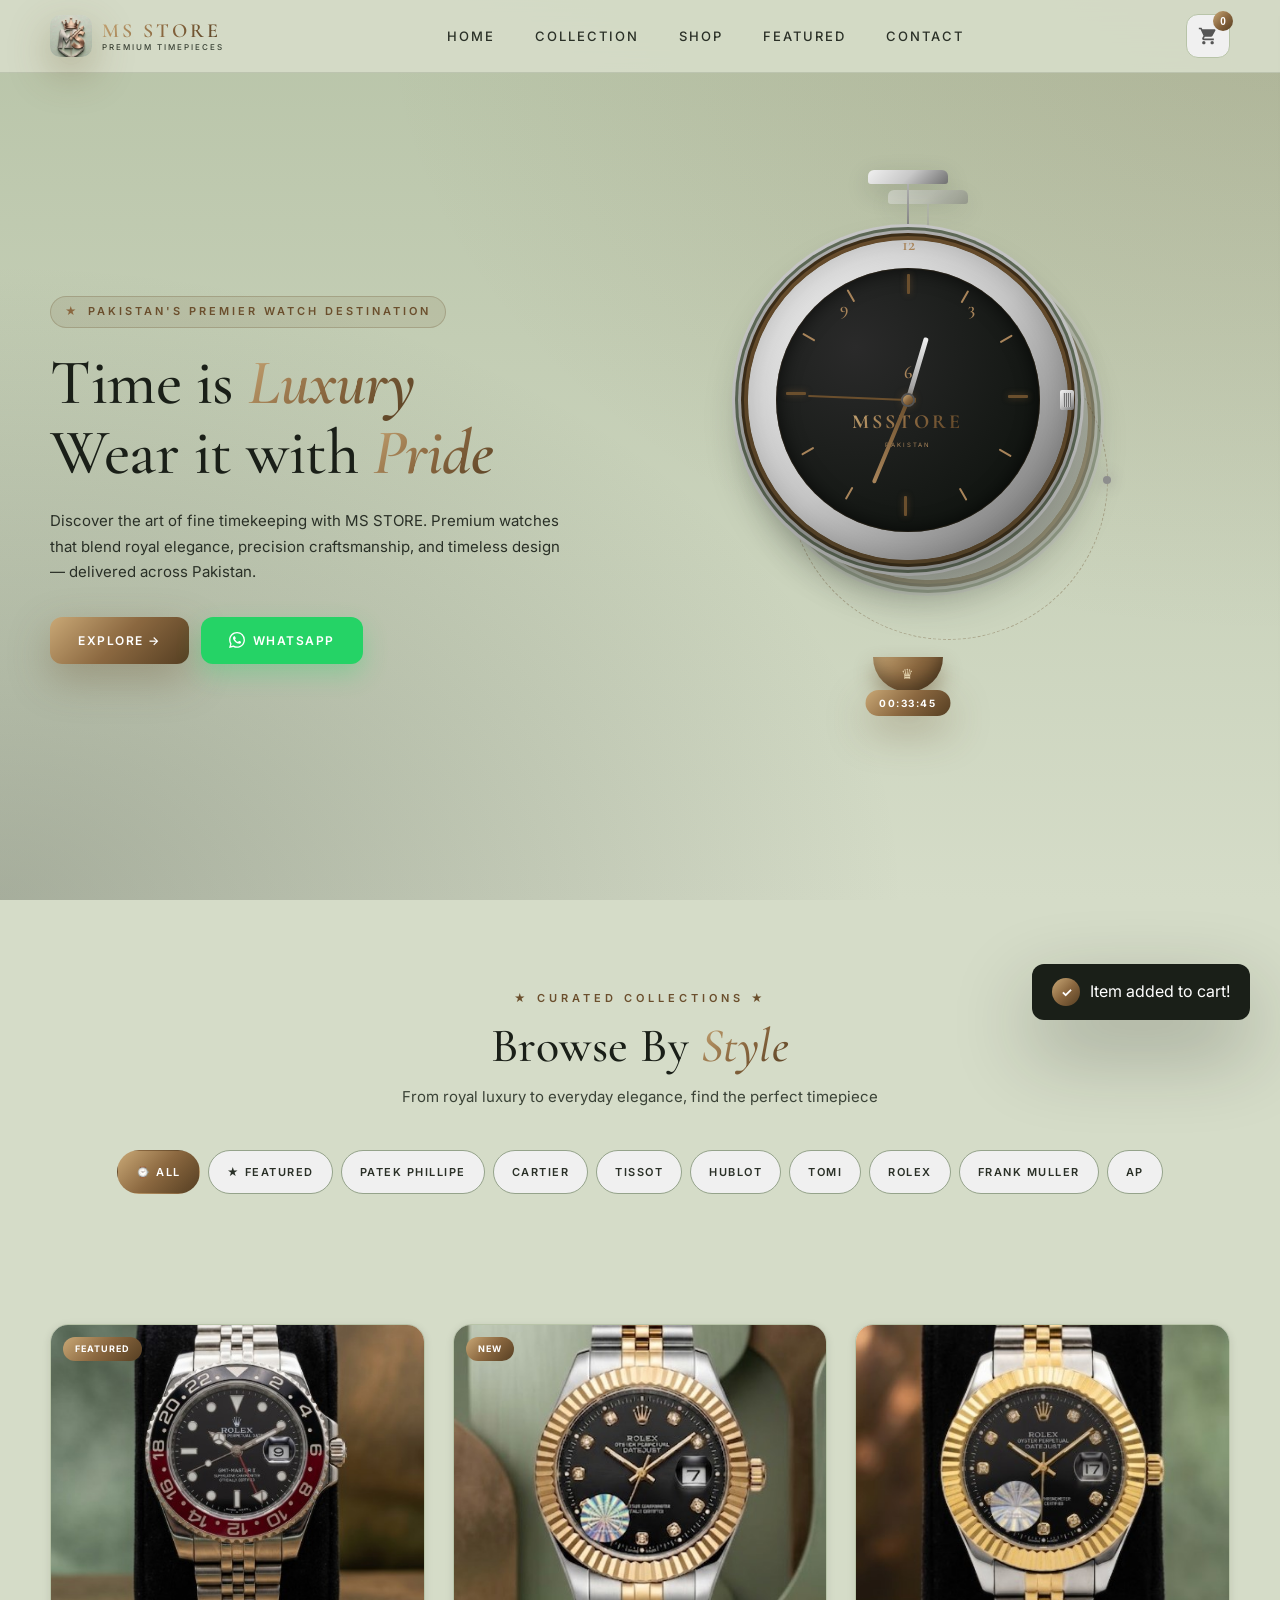
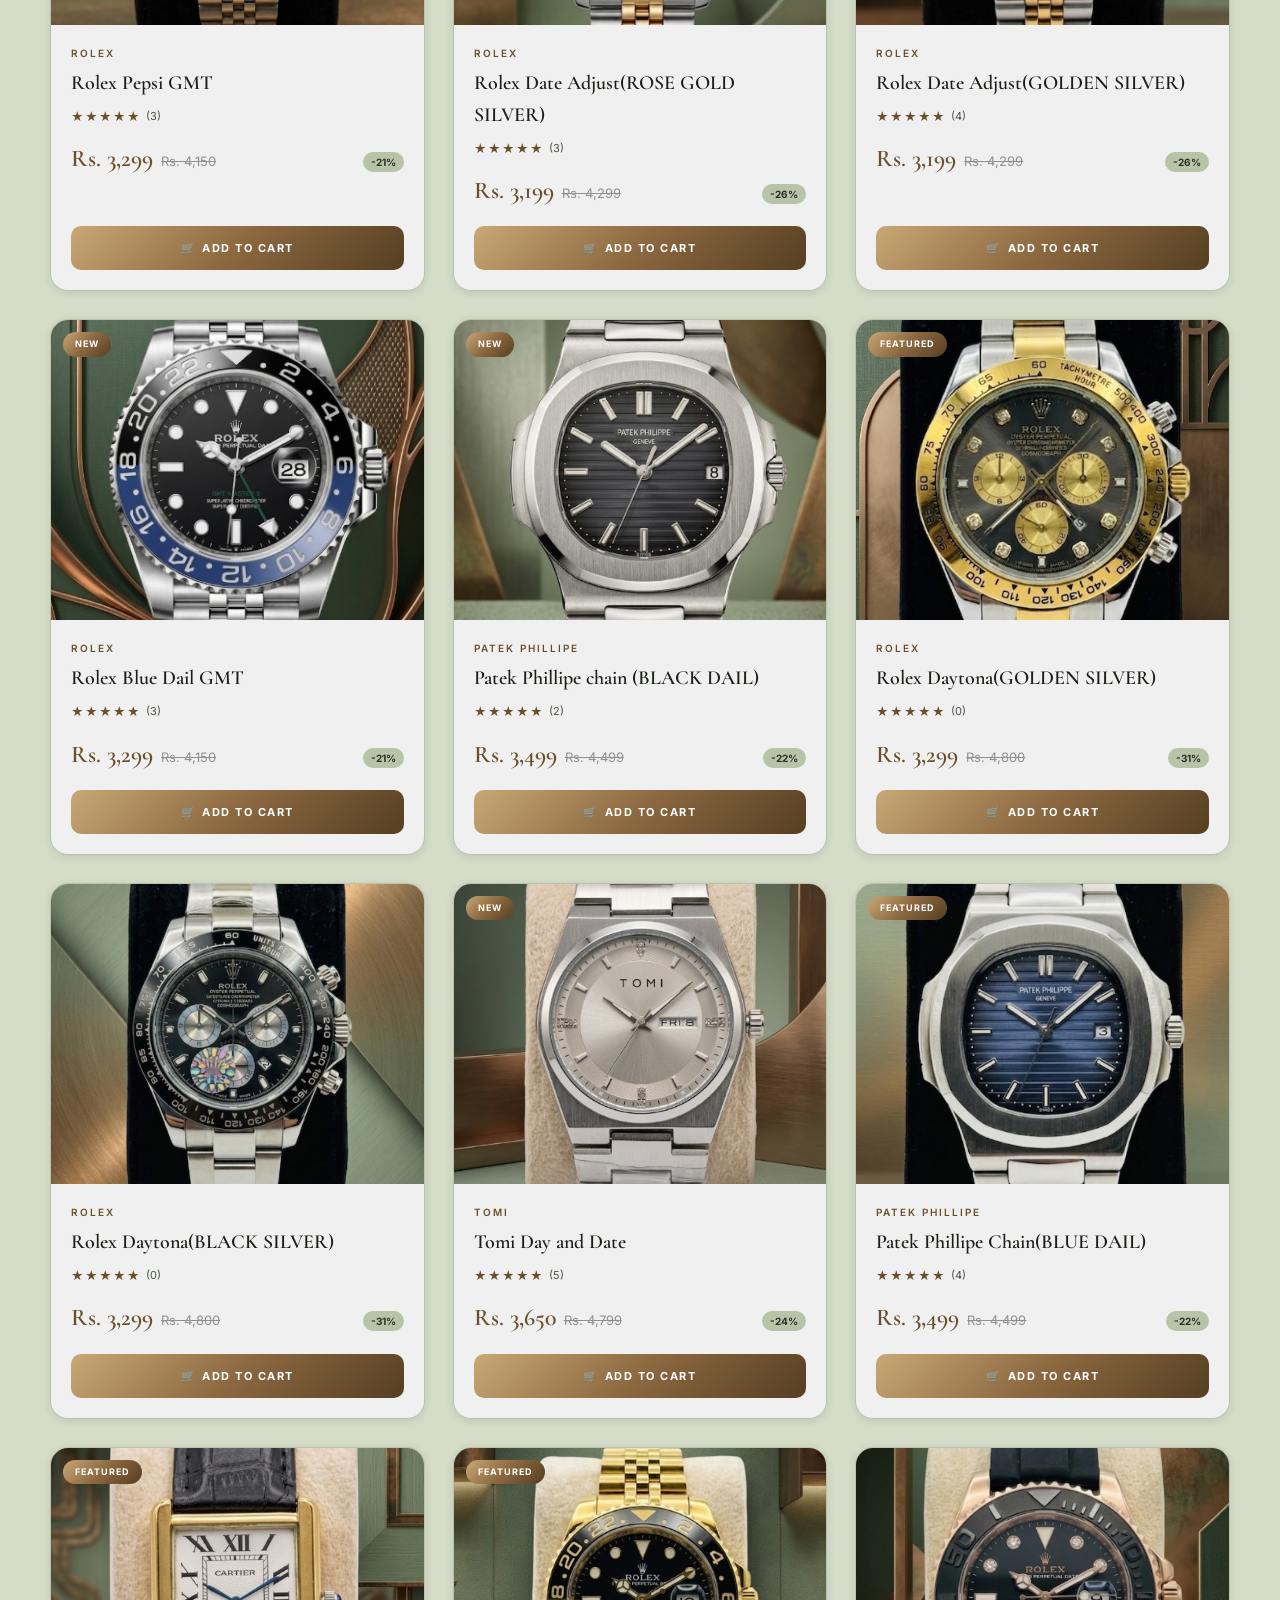
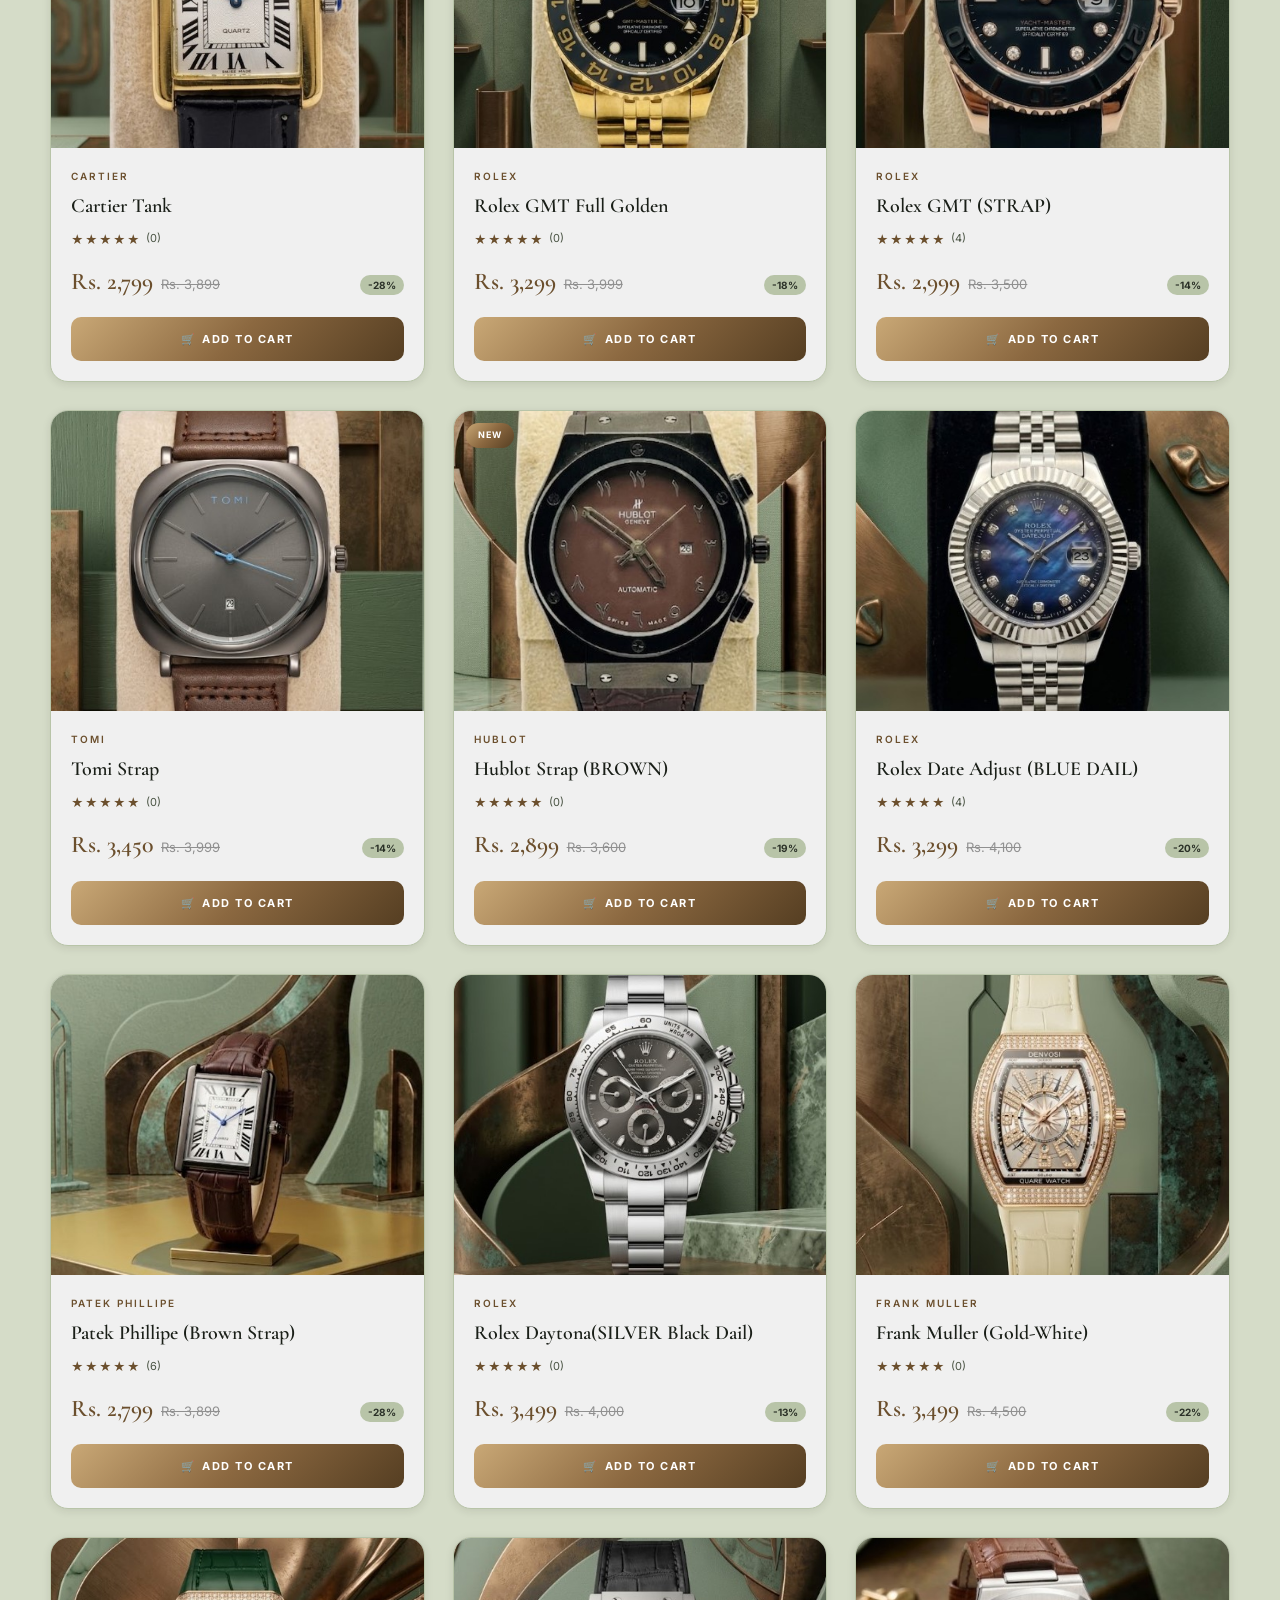
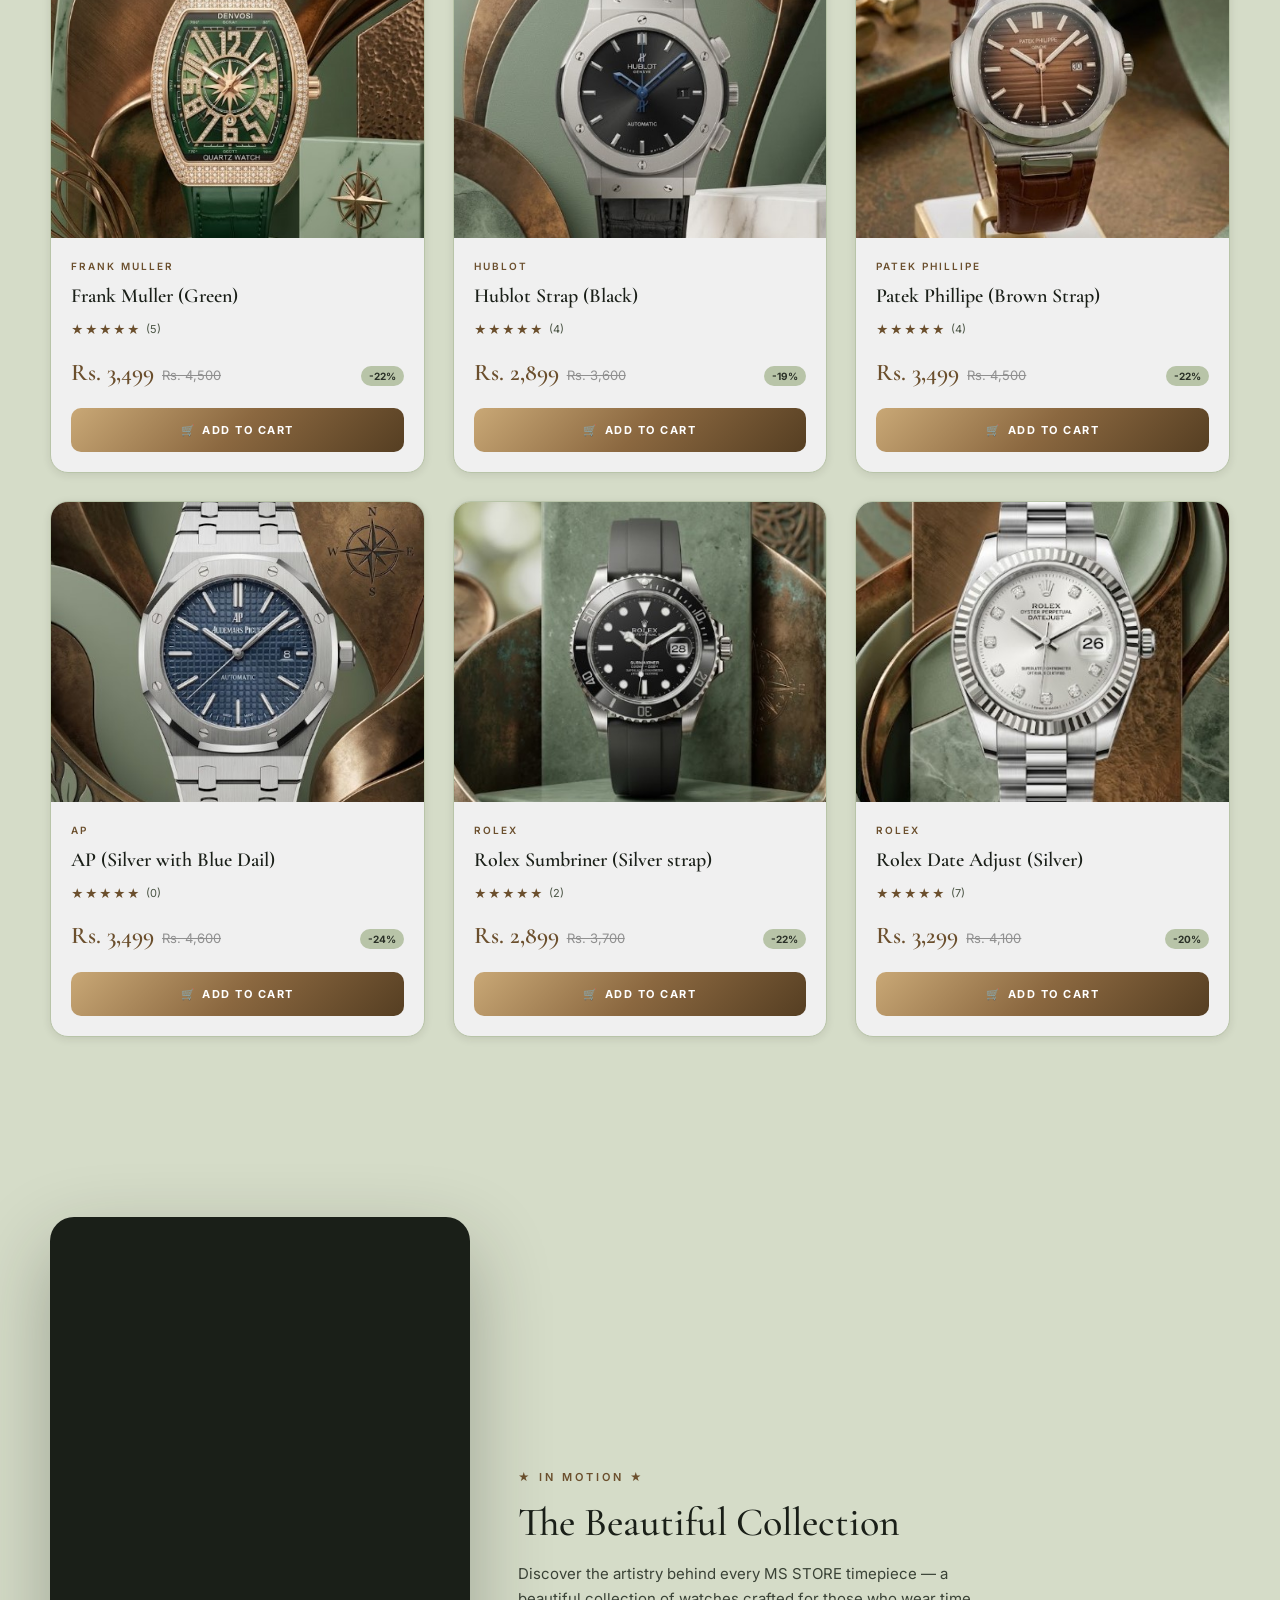
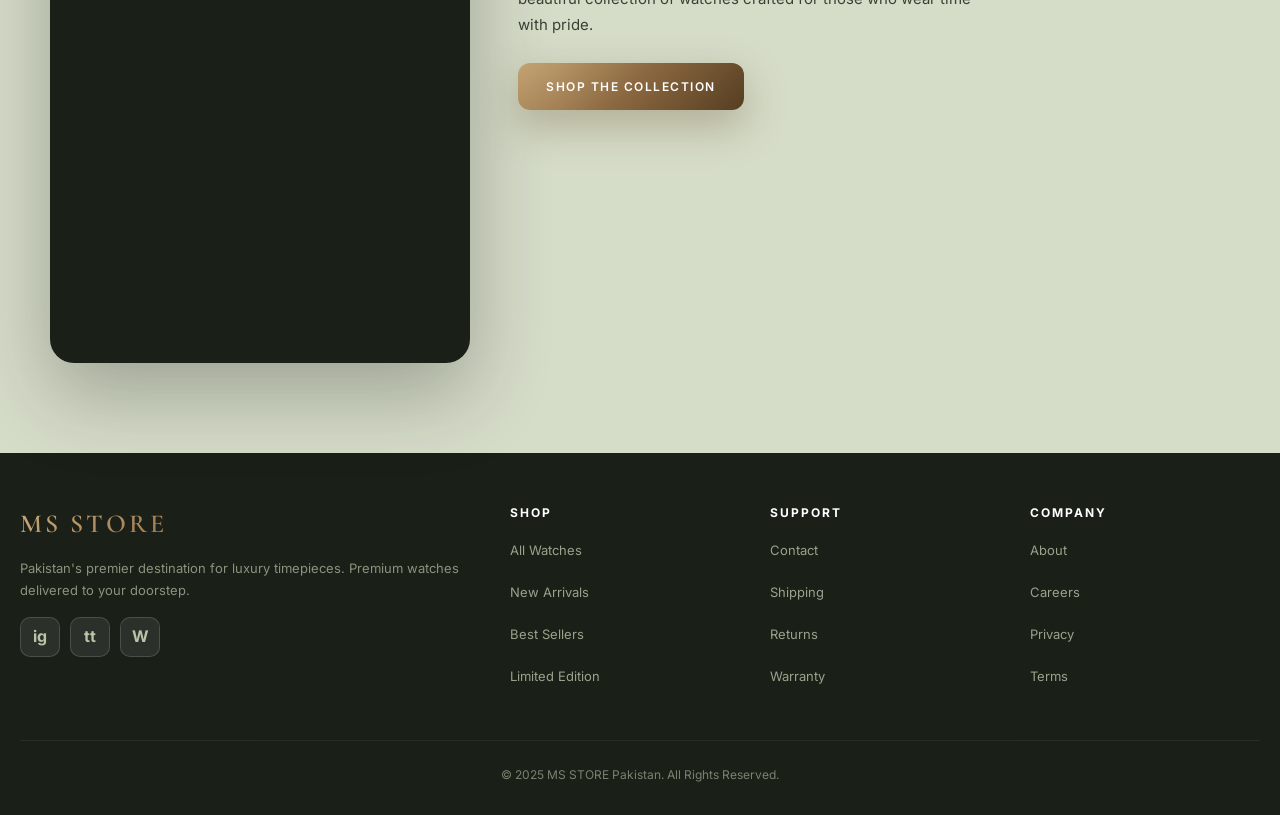
<file: index.html>
<!DOCTYPE html>
<html lang="en">
<head>
<meta charset="UTF-8">
<meta name="viewport" content="width=device-width, initial-scale=1.0, maximum-scale=5.0, viewport-fit=cover">
<meta name="theme-color" content="#3A4236">
<meta name="description" content="MS STORE Pakistan - Premium luxury watches delivered across Pakistan">
<title>MS STORE Pakistan — Premium Timepieces</title>
<link rel="preconnect" href="https://fonts.googleapis.com">
<link rel="preconnect" href="https://fonts.gstatic.com" crossorigin>
<link href="https://fonts.googleapis.com/css2?family=Cormorant+Garamond:wght@400;500;600;700&family=Inter:wght@300;400;500;600;700;800&display=swap" rel="stylesheet">
<link rel="icon" type="image/png" sizes="32x32" href="images/favicon-32.png">
<link rel="icon" type="image/png" sizes="16x16" href="images/favicon-16.png">
<link rel="apple-touch-icon" href="images/apple-touch-icon.png">
<link rel="shortcut icon" href="images/favicon-msstore.jpg">
<link rel="stylesheet" href="css/style.css">
</head>
<body>

<!-- NAVIGATION -->
<nav id="navbar">
  <div class="nav-inner">
  <a href="index.html" class="logo-nav">
    <div class="logo-emblem"><img src="images/logo-msstore.jpg" alt="MS STORE"></div>
    <div class="logo-text-group">
      <span class="logo-text">MS STORE</span>
      <span class="logo-subtext">Premium Timepieces</span>
    </div>
  </a>
  <ul class="nav-links" id="navLinks">
    <li><a href="#home" onclick="closeMenu()">Home</a></li>
    <li><a href="#categories" onclick="closeMenu()">Collection</a></li>
    <li><a href="#products" onclick="closeMenu()">Shop</a></li>
    <li><a href="index.html?filter=featured#products" onclick="closeMenu()">Featured</a></li>
    <li><a href="contact.html" onclick="closeMenu()">Contact</a></li>
  </ul>
  <div class="nav-actions">
    <button class="cart-btn" onclick="toggleCart()" aria-label="Cart">
      <svg viewBox="0 0 24 24"><path d="M7 18c-1.1 0-1.99.9-1.99 2S5.9 22 7 22s2-.9 2-2-.9-2-2-2zM1 2v2h2l3.6 7.59-1.35 2.45c-.16.28-.25.61-.25.96 0 1.1.9 2 2 2h12v-2H7.42c-.14 0-.25-.11-.25-.25l.03-.12.9-1.63h7.45c.75 0 1.41-.41 1.75-1.03l3.58-6.49c.08-.14.12-.31.12-.48 0-.55-.45-1-1-1H5.21l-.94-2H1zm16 16c-1.1 0-1.99.9-1.99 2s.89 2 1.99 2 2-.9 2-2-.9-2-2-2z"/></svg>
      <span class="cart-badge" id="cartCount">0</span>
    </button>
    <div class="hamburger" id="hamburger" onclick="toggleMenu()" aria-label="Menu">
      <span></span><span></span><span></span>
    </div>
  </div>
  </div>
</nav>
<div class="nav-overlay" id="navOverlay" onclick="closeMenu()"></div>

<!-- HERO -->
<section class="hero" id="home">
  <div class="hero-grid">
    <div class="hero-text">
      <div class="hero-eyebrow">Pakistan's Premier Watch Destination</div>
      <h1 class="hero-title">
        Time is <span class="accent">Luxury</span><br>
        Wear it with <span class="accent">Pride</span>
      </h1>
      <p class="hero-desc">
        Discover the art of fine timekeeping with MS STORE. Premium watches that blend royal elegance, precision craftsmanship, and timeless design — delivered across Pakistan.
      </p>
      <div class="hero-buttons">
        <a href="#products" class="btn btn-primary">Explore →</a>
        <a href="https://wa.me/923001234567" target="_blank" rel="noopener" class="btn btn-whatsapp js-whatsapp-link">
          <svg width="16" height="16" viewBox="0 0 24 24" fill="currentColor"><path d="M17.472 14.382c-.297-.149-1.758-.867-2.03-.967-.273-.099-.471-.148-.67.15-.197.297-.767.966-.94 1.164-.173.199-.347.223-.644.075-.297-.15-1.255-.463-2.39-1.475-.883-.788-1.48-1.761-1.653-2.059-.173-.297-.018-.458.13-.606.134-.133.298-.347.446-.52.149-.174.198-.298.298-.497.099-.198.05-.371-.025-.52-.075-.149-.669-1.612-.916-2.207-.242-.579-.487-.5-.669-.51-.173-.008-.371-.01-.57-.01-.198 0-.52.074-.792.372-.272.297-1.04 1.016-1.04 2.479 0 1.462 1.065 2.875 1.213 3.074.149.198 2.096 3.20 5.077 4.487.709.306 1.262.489 1.694.625.712.227 1.36.195 1.871.118.571-.085 1.758-.719 2.006-1.413.248-.694.248-1.289.173-1.413-.074-.124-.272-.198-.57-.347m-5.421 7.403h-.004a9.87 9.87 0 01-5.031-1.378l-.361-.214-3.741.982.998-3.648-.235-.374a9.86 9.86 0 01-1.51-5.26c.001-5.45 4.436-9.884 9.888-9.884 2.64 0 5.122 1.03 6.988 2.898a9.825 9.825 0 012.893 6.994c-.003 5.45-4.437 9.884-9.885 9.884m8.413-18.297A11.815 11.815 0 0012.05 0C5.495 0 .16 5.335.157 11.892c0 2.096.547 4.142 1.588 5.945L.057 24l6.305-1.654a11.882 11.882 0 005.683 1.448h.005c6.554 0 11.89-5.335 11.893-11.893a11.821 11.821 0 00-3.48-8.413z"/></svg>
          WhatsApp
        </a>
      </div>
    </div>

    <!-- TWO PENDULUM WATCHES STACK -->
    <div class="pendulum-stage">
      <div class="pendulum-bg-ring"></div>
      <div class="pendulum-frames">
        <div class="pendulum-frame pendulum-frame-1">
          <div class="pendulum-top"></div>
          <div class="pendulum-string"></div>
          <div class="watch-clock">
            <div class="watch-dial">
              <div class="dial-marker major" style="transform: rotate(0deg)"></div>
              <div class="dial-marker major" style="transform: rotate(90deg)"></div>
              <div class="dial-marker major" style="transform: rotate(180deg)"></div>
              <div class="dial-marker major" style="transform: rotate(270deg)"></div>
              <div class="dial-marker" style="transform: rotate(30deg)"></div>
              <div class="dial-marker" style="transform: rotate(60deg)"></div>
              <div class="dial-marker" style="transform: rotate(120deg)"></div>
              <div class="dial-marker" style="transform: rotate(150deg)"></div>
              <div class="dial-marker" style="transform: rotate(210deg)"></div>
              <div class="dial-marker" style="transform: rotate(240deg)"></div>
              <div class="dial-marker" style="transform: rotate(300deg)"></div>
              <div class="dial-marker" style="transform: rotate(330deg)"></div>
              <div class="dial-numeral" style="transform: rotate(0deg) translateY(-64px) rotate(0deg)">12</div>
              <div class="dial-numeral" style="transform: rotate(90deg) translateY(-64px) rotate(-90deg)">3</div>
              <div class="dial-numeral" style="transform: rotate(180deg) translateY(-64px) rotate(-180deg)">6</div>
              <div class="dial-numeral" style="transform: rotate(270deg) translateY(-64px) rotate(-270deg)">9</div>
            </div>
            <div class="watch-hands">
              <div class="hand-hour" id="handHour"></div>
              <div class="hand-minute" id="handMinute"></div>
              <div class="hand-second" id="handSecond"></div>
            </div>
            <div class="watch-brand">
              <div class="watch-brand-name">MSSTORE</div>
              <div class="watch-brand-sub">Pakistan</div>
            </div>
            <div class="watch-center-pin"></div>
            <div class="watch-crown"></div>
          </div>
          <div class="pendulum-weight"></div>
          <div class="digital-time" id="digitalTime">00:00:00</div>
        </div>
        <!-- Second stacked watch -->
        <div class="pendulum-frame pendulum-frame-2">
          <div class="pendulum-top"></div>
          <div class="pendulum-string"></div>
          <div class="watch-clock">
            <div class="watch-dial">
              <div class="dial-marker major" style="transform: rotate(0deg)"></div>
              <div class="dial-marker major" style="transform: rotate(90deg)"></div>
              <div class="dial-marker major" style="transform: rotate(180deg)"></div>
              <div class="dial-marker major" style="transform: rotate(270deg)"></div>
            </div>
            <div class="watch-center-pin"></div>
          </div>
        </div>
      </div>
    </div>
  </div>
</section>

<!-- CATEGORIES -->
<section class="section" id="categories">
  <div class="section-header">
    <div class="section-eyebrow">★ Curated Collections ★</div>
    <h2 class="section-title">Browse By <span class="italic">Style</span></h2>
    <p class="section-desc">From royal luxury to everyday elegance, find the perfect timepiece</p>
  </div>
  <div class="category-bar" id="categoryBar"></div>
</section>

<!-- PRODUCTS -->
<section class="section" id="products" style="padding-top:0">
  <div class="product-grid" id="productGrid"></div>
</section>

<!-- SHOWCASE VIDEO (after catalog) -->
<section class="section showcase-section hidden" id="showcase">
  <div class="showcase-wrap" id="showcaseWrap"></div>
</section>

<!-- FOOTER -->
<footer>
  <div class="footer-content">
    <div class="footer-brand">
      <h3>MS STORE</h3>
      <p>Pakistan's premier destination for luxury timepieces. Premium watches delivered to your doorstep.</p>
      <div class="social-row">
        <a href="#" class="social-icon js-facebook-link" id="footerFacebook" target="_blank" rel="noopener" style="display:none">f</a>
        <a href="#" class="social-icon js-instagram-link" id="footerInstagram" target="_blank" rel="noopener" style="display:none">ig</a>
        <a href="#" class="social-icon js-tiktok-link" id="footerTiktok" target="_blank" rel="noopener" style="display:none">tt</a>
        <a href="#" class="social-icon js-youtube-link" id="footerYoutube" target="_blank" rel="noopener" style="display:none">yt</a>
        <a href="https://wa.me/923001234567" target="_blank" class="social-icon js-whatsapp-link">W</a>
      </div>
    </div>
    <div class="footer-col">
      <h4>Shop</h4>
      <ul>
        <li><a href="#products">All Watches</a></li>
        <li><a href="#categories">New Arrivals</a></li>
        <li><a href="#products">Best Sellers</a></li>
        <li><a href="#products">Limited Edition</a></li>
      </ul>
    </div>
    <div class="footer-col">
      <h4>Support</h4>
      <ul>
        <li><a href="contact.html">Contact</a></li>
        <li><a href="contact.html">Shipping</a></li>
        <li><a href="contact.html">Returns</a></li>
        <li><a href="contact.html">Warranty</a></li>
      </ul>
    </div>
    <div class="footer-col">
      <h4>Company</h4>
      <ul>
        <li><a href="contact.html">About</a></li>
        <li><a href="contact.html">Careers</a></li>
        <li><a href="contact.html">Privacy</a></li>
        <li><a href="contact.html">Terms</a></li>
      </ul>
    </div>
  </div>
  <div class="footer-bottom">© 2025 MS STORE Pakistan. All Rights Reserved.</div>
</footer>

<!-- CART -->
<div class="cart-overlay" id="cartOverlay" onclick="toggleCart()"></div>
<div class="cart-sidebar" id="cartSidebar">
  <div class="cart-handle"></div>
  <div class="cart-header">
    <div class="cart-title">🛒 Your Cart</div>
    <button class="cart-close" onclick="toggleCart()">✕</button>
  </div>
  <div class="cart-items" id="cartItems"></div>
  <div class="cart-footer">
    <div class="cart-total">
      <span class="cart-total-label">Total</span>
      <span class="cart-total-amount" id="cartTotal">Rs. 0</span>
    </div>
    <div class="cart-actions">
      <button class="btn btn-primary" onclick="openCheckout()">Buy Now - Checkout</button>
      <a href="https://wa.me/923001234567" target="_blank" rel="noopener" class="btn btn-whatsapp js-whatsapp-link">
        <svg width="16" height="16" viewBox="0 0 24 24" fill="currentColor"><path d="M17.472 14.382c-.297-.149-1.758-.867-2.03-.967-.273-.099-.471-.148-.67.15-.197.297-.767.966-.94 1.164-.173.199-.347.223-.644.075-.297-.15-1.255-.463-2.39-1.475-.883-.788-1.48-1.761-1.653-2.059-.173-.297-.018-.458.13-.606.134-.133.298-.347.446-.52.149-.174.198-.298.298-.497.099-.198.05-.371-.025-.52-.075-.149-.669-1.612-.916-2.207-.242-.579-.487-.5-.669-.51-.173-.008-.371-.01-.57-.01-.198 0-.52.074-.792.372-.272.297-1.04 1.016-1.04 2.479 0 1.462 1.065 2.875 1.213 3.074.149.198 2.096 3.20 5.077 4.487.709.306 1.262.489 1.694.625.712.227 1.36.195 1.871.118.571-.085 1.758-.719 2.006-1.413.248-.694.248-1.289.173-1.413-.074-.124-.272-.198-.57-.347m-5.421 7.403h-.004a9.87 9.87 0 01-5.031-1.378l-.361-.214-3.741.982.998-3.648-.235-.374a9.86 9.86 0 01-1.51-5.26c.001-5.45 4.436-9.884 9.888-9.884 2.64 0 5.122 1.03 6.988 2.898a9.825 9.825 0 012.893 6.994c-.003 5.45-4.437 9.884-9.885 9.884m8.413-18.297A11.815 11.815 0 0012.05 0C5.495 0 .16 5.335.157 11.892c0 2.096.547 4.142 1.588 5.945L.057 24l6.305-1.654a11.882 11.882 0 005.683 1.448h.005c6.554 0 11.89-5.335 11.893-11.893a11.821 11.821 0 00-3.48-8.413z"/></svg>
        WhatsApp Checkout
      </a>
    </div>
  </div>
</div>

<!-- CHECKOUT -->
<div class="checkout-overlay" id="checkoutModal">
  <div class="checkout-form">
    <button class="modal-close" onclick="closeCheckout()">✕</button>
    <div class="form-header">
      <h2 class="form-title">Complete Your Order</h2>
      <p class="form-subtitle">Fill in your details and we'll deliver to your doorstep</p>
    </div>
    <div class="order-summary" id="orderSummary"></div>
    <form id="checkoutForm" onsubmit="submitOrder(event)">
      <div class="form-row">
        <div class="form-group">
          <label class="form-label">Full Name *</label>
          <input type="text" name="name" class="form-input" required placeholder="Muhammad Ahmed">
        </div>
        <div class="form-group">
          <label class="form-label">WhatsApp *</label>
          <input type="tel" name="whatsapp" class="form-input" required placeholder="03XX-XXXXXXX">
        </div>
      </div>
      <div class="form-row">
        <div class="form-group">
          <label class="form-label">City *</label>
          <input type="text" name="city" class="form-input" required placeholder="Lahore">
        </div>
        <div class="form-group">
          <label class="form-label">Postal *</label>
          <input type="text" name="postal" class="form-input" required placeholder="54000">
        </div>
      </div>
      <div class="form-group">
        <label class="form-label">Address *</label>
        <textarea name="address" class="form-textarea" required placeholder="House #, Street, Area..."></textarea>
      </div>
      <div class="form-group">
        <label class="form-label">Notes (Optional)</label>
        <textarea name="notes" class="form-textarea" placeholder="Special instructions..."></textarea>
      </div>
      <button type="submit" class="btn btn-primary" style="width:100%;margin-top:8px">
        Place Order — Cash on Delivery
      </button>
    </form>
  </div>
</div>

<!-- TOAST -->
<div class="toast" id="toast">
  <div class="toast-icon">✓</div>
  <span id="toastMessage">Item added to cart!</span>
</div>

<script src="js/products.js"></script>
<script src="js/config.js"></script>
<script src="js/settings.js"></script>
<script src="js/main.js"></script>
</body>
</html>
</file>
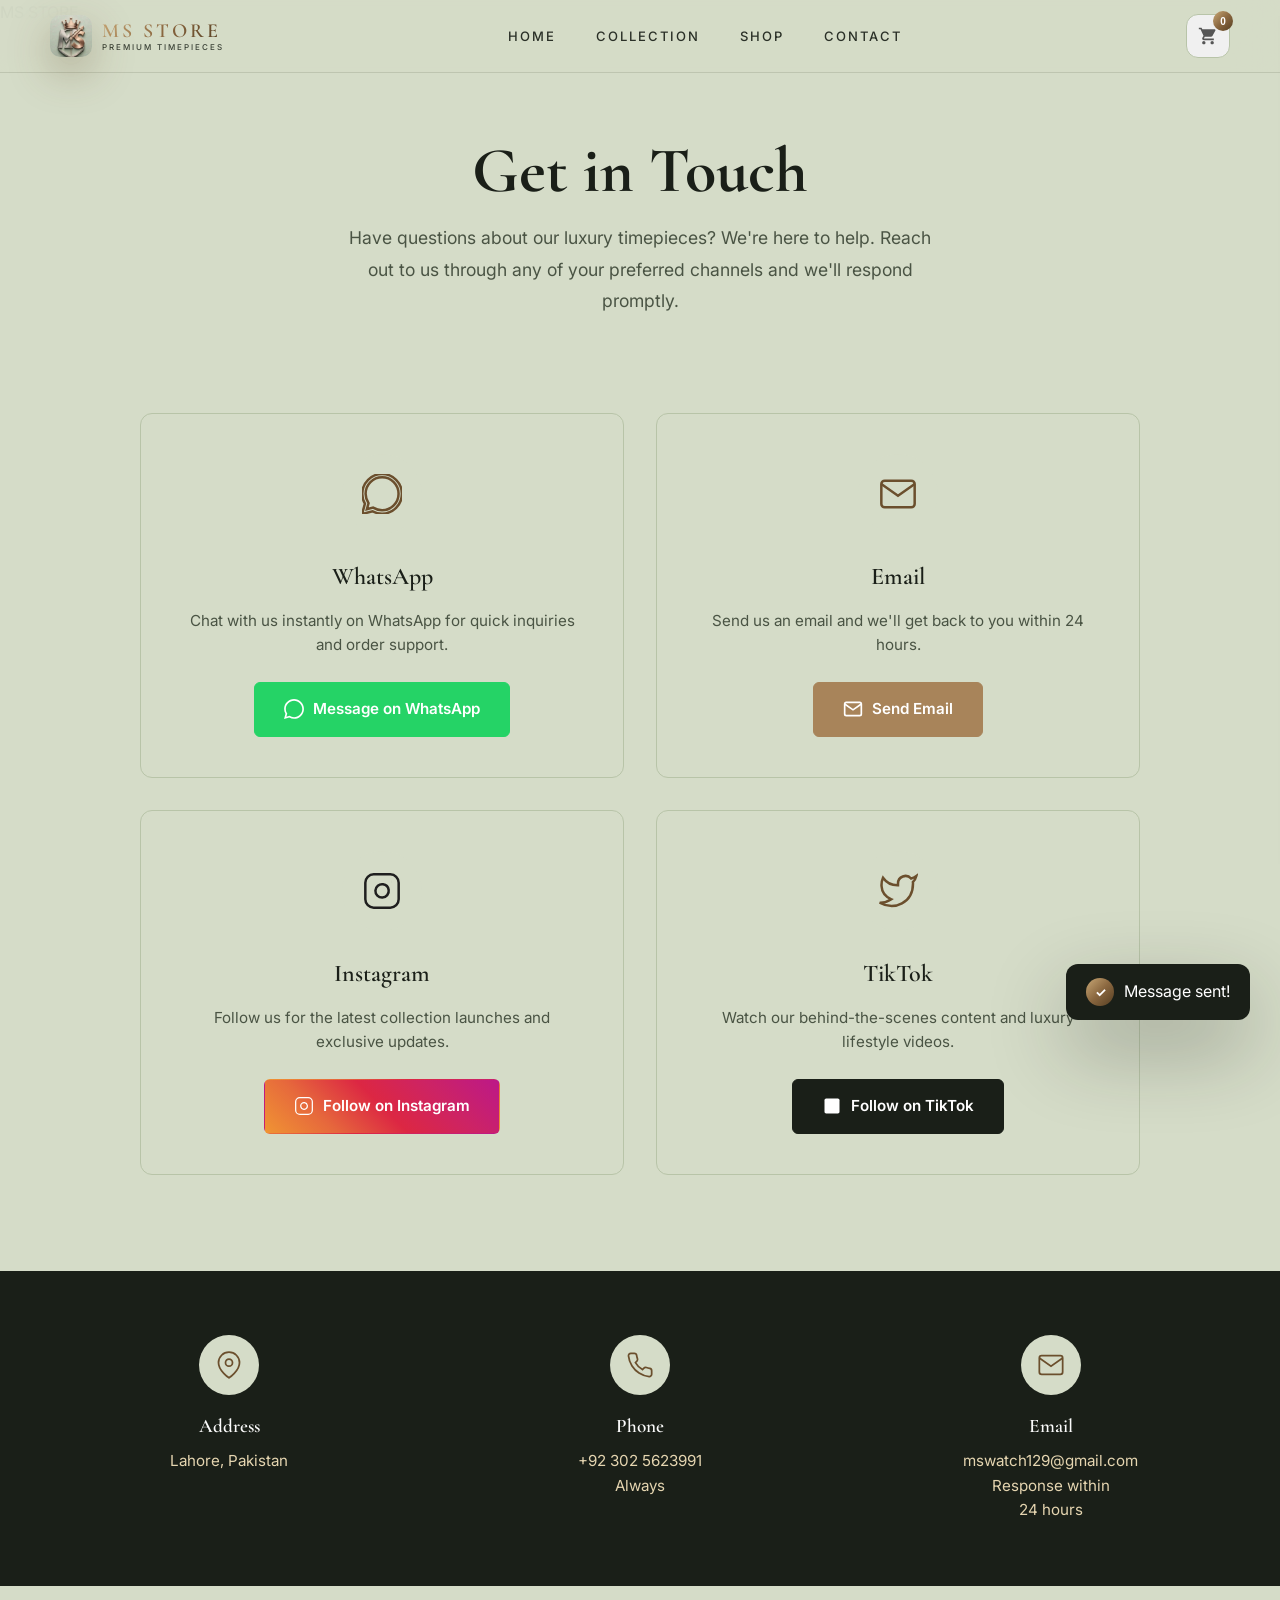
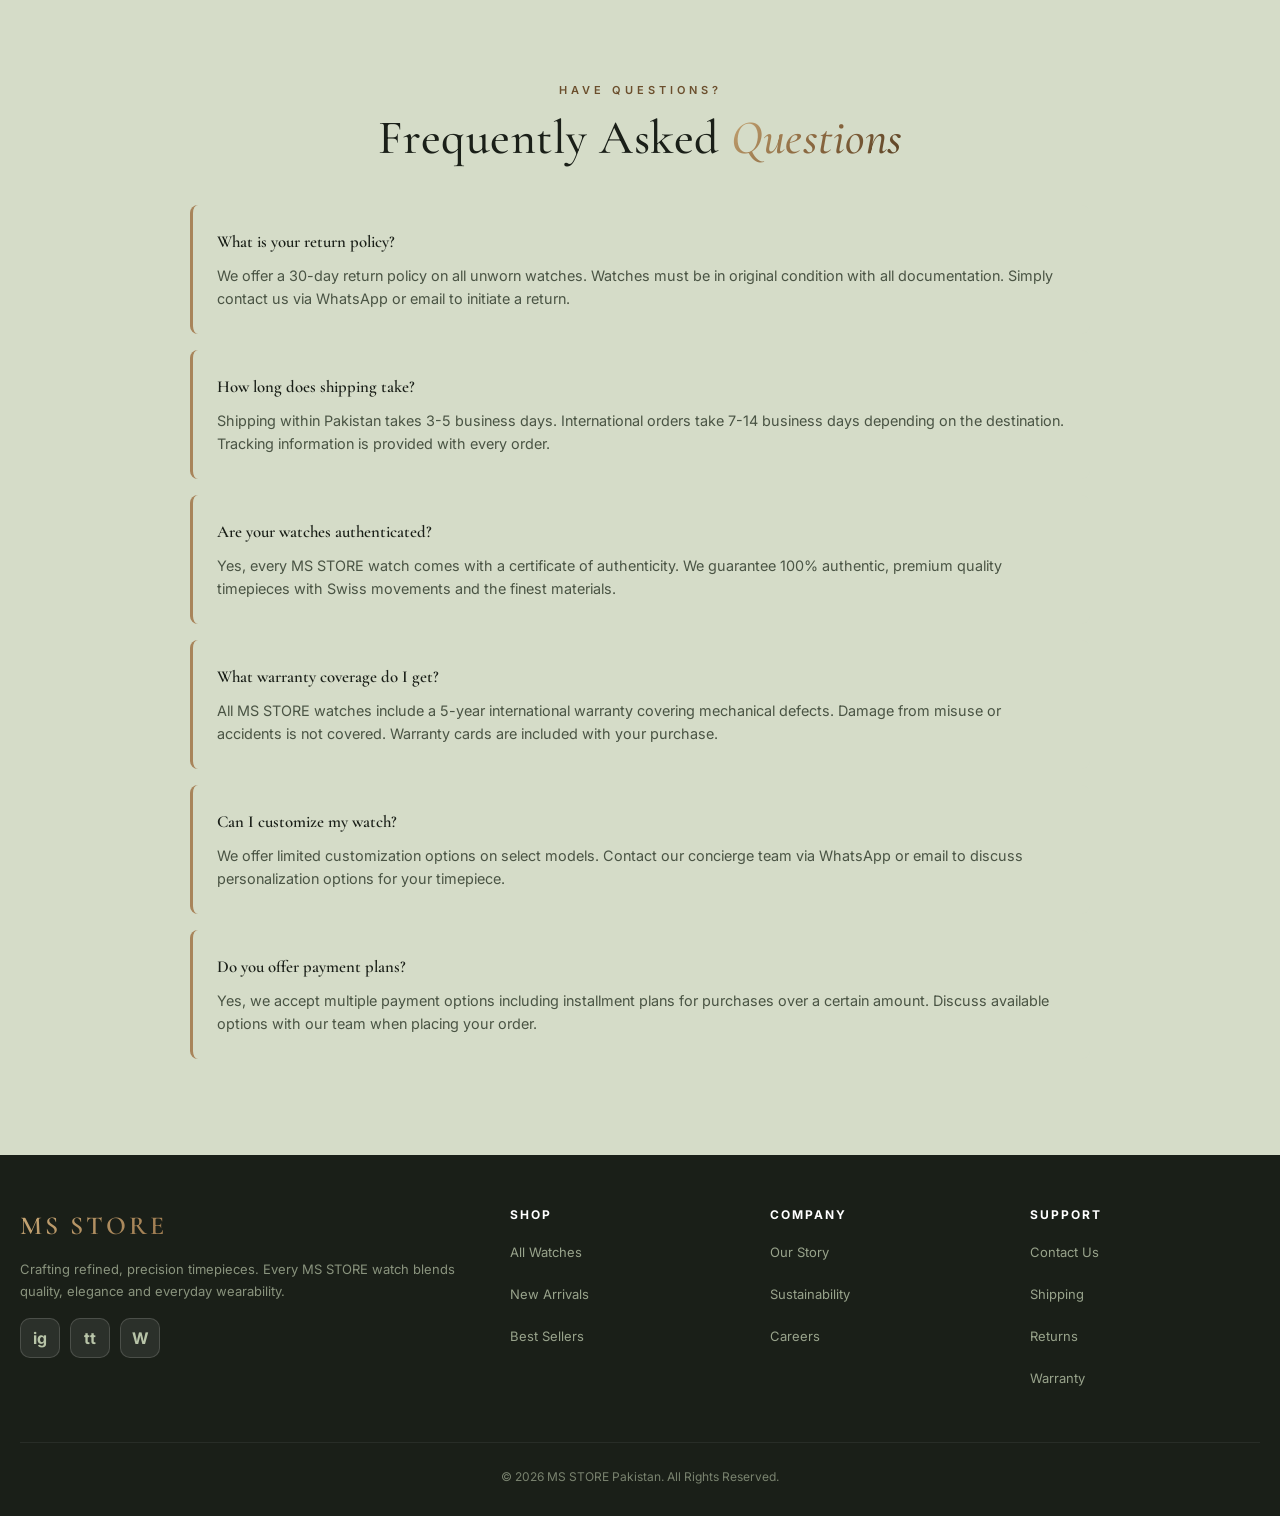
<file: contact.html>
<!DOCTYPE html>
<html lang="en">
<head>
<meta charset="UTF-8" />
<meta name="viewport" content="width=device-width, initial-scale=1.0, maximum-scale=5.0" />
<meta name="description" content="MS STORE - Contact us via WhatsApp, Email, Instagram, or TikTok. Get in touch with our luxury watch experts." />
<title>MS STORE — Contact Us</title>
<link rel="preconnect" href="https://fonts.googleapis.com">
<link rel="preconnect" href="https://fonts.gstatic.com" crossorigin>
<link href="https://fonts.googleapis.com/css2?family=Playfair+Display:wght@400;500;600;700;800;900&family=Inter:wght@300;400;500;600;700&family=Cormorant+Garamond:wght@300;400;500;600;700&display=swap" rel="stylesheet">
<link rel="icon" type="image/png" sizes="32x32" href="images/favicon-32.png">
<link rel="icon" type="image/png" sizes="16x16" href="images/favicon-16.png">
<link rel="apple-touch-icon" href="images/apple-touch-icon.png">
<link rel="shortcut icon" href="images/favicon-msstore.jpg">
<link rel="stylesheet" href="css/style.css">
<style>
:root{
  --serif:'Cormorant Garamond', Georgia, serif;
  --black: var(--sage-900);
  --white: var(--silver-50);
  --gray: var(--sage-600);
  --off-white: var(--sage-100);
  --light-gray: var(--sage-200);
  --gold: var(--bronze-300);
  --gold-dark: var(--bronze-500);
  --gold-light: var(--bronze-100);
  --gold-pale: var(--sage-100);
  --charcoal: var(--sage-800);
  --transition: cubic-bezier(0.4,0,0.2,1);
  --shadow: var(--shadow-lg);
}
.contact-page-wrap{padding:110px 2rem 0;}
.contact-hero{
  text-align:center;margin-bottom:6rem;
}
.contact-hero h1{
  font-family:var(--serif);font-size:clamp(2.5rem,5vw,4rem);
  font-weight:700;line-height:1.1;margin-bottom:1rem;color:var(--black);
}
.contact-hero p{
  font-size:1.1rem;color:var(--gray);max-width:600px;margin:0 auto 1rem;line-height:1.8;
}

.contact-methods{
  display:grid;grid-template-columns:repeat(2,1fr);gap:2rem;
  max-width:1000px;margin:0 auto 6rem;
}

.contact-card{
  background:var(--off-white);border-radius:12px;padding:2.5rem;
  text-align:center;transition:all 0.3s var(--transition);
  border:1px solid var(--light-gray);
}
.contact-card:hover{
  transform:translateY(-8px);box-shadow:var(--shadow);
  border-color:var(--gold);
}

.contact-card-icon{
  width:80px;height:80px;border-radius:50%;background:var(--gold-pale);
  display:flex;align-items:center;justify-content:center;margin:0 auto 1.5rem;
}
.contact-card-icon svg{
  width:40px;height:40px;stroke:var(--gold-dark);fill:none;stroke-width:1.5;
}

.contact-card h3{
  font-family:var(--serif);font-size:1.5rem;font-weight:600;
  margin-bottom:0.8rem;color:var(--black);
}

.contact-card p{
  color:var(--gray);margin-bottom:1.5rem;line-height:1.6;font-size:0.95rem;
}

.contact-card-btn{
  display:inline-flex;align-items:center;justify-content:center;gap:0.6rem;
  padding:0.9rem 1.8rem;border-radius:6px;font-weight:600;
  font-size:0.95rem;transition:all 0.3s;text-decoration:none;
  border:1.5px solid;cursor:pointer;
}

.whatsapp-btn{
  background:#25D366;color:white;border-color:#25D366;
}
.whatsapp-btn:hover{background:#1DA851;border-color:#1DA851;}

.email-btn{
  background:var(--gold);color:white;border-color:var(--gold);
}
.email-btn:hover{background:var(--gold-dark);border-color:var(--gold-dark);}

.instagram-btn{
  background:linear-gradient(45deg,#f09433 0%,#e6683c 25%,#dc2743 50%,#cc2366 75%,#bc1888 100%);
  color:white;border-color:transparent;
}
.instagram-btn:hover{opacity:0.9;}

.tiktok-btn{
  background:var(--black);color:white;border-color:var(--black);
}
.tiktok-btn:hover{background:var(--charcoal);border-color:var(--charcoal);}

.contact-card-btn svg{
  width:20px;height:20px;
}

.contact-info-section{
  background:var(--black);color:var(--white);padding:4rem 2rem;margin:0 -2rem 6rem;
}

.info-grid{
  display:grid;grid-template-columns:repeat(3,1fr);gap:2rem;
  max-width:1200px;margin:0 auto;
}

.info-item{text-align:center;}
.info-item-icon{
  width:60px;height:60px;border-radius:50%;background:var(--gold-pale);
  display:flex;align-items:center;justify-content:center;margin:0 auto 1rem;
}
.info-item-icon svg{
  width:28px;height:28px;stroke:var(--gold-dark);fill:none;stroke-width:1.5;
}

.info-item h4{
  font-family:var(--serif);font-size:1.2rem;font-weight:600;margin-bottom:0.5rem;
}
.info-item p{
  font-size:0.95rem;color:var(--gold-light);line-height:1.6;
}

.faq-section{
  max-width:900px;margin:0 auto 6rem;
}
.faq-section .section-head{margin-bottom:3rem;}

.faq-item{
  background:var(--off-white);border-radius:8px;padding:1.5rem;
  margin-bottom:1rem;border-left:3px solid var(--gold);
}
.faq-item h4{
  font-family:var(--serif);font-size:1.05rem;font-weight:600;
  margin-bottom:0.5rem;color:var(--black);
}
.faq-item p{
  font-size:0.9rem;color:var(--gray);line-height:1.6;
}

@media(max-width:768px){
  .contact-methods{grid-template-columns:1fr;}
  .info-grid{grid-template-columns:1fr;}
  .contact-page-wrap{padding:2rem 1rem 0;}
  .contact-hero h1{font-size:2rem;}
  .contact-hero p{font-size:1rem;}
}
</style>
</head>
<body>

<div id="loader">
  <div class="loader-logo">MS STORE</div>
  <div class="loader-bar"></div>
</div>

<nav id="navbar">
  <div class="nav-inner">
  <a href="index.html" class="logo-nav">
    <div class="logo-emblem"><img src="images/logo-msstore.jpg" alt="MS STORE"></div>
    <div class="logo-text-group">
      <span class="logo-text">MS STORE</span>
      <span class="logo-subtext">Premium Timepieces</span>
    </div>
  </a>
  <ul class="nav-links" id="navLinks">
    <li><a href="index.html#home" onclick="closeMenu()">Home</a></li>
    <li><a href="index.html#categories" onclick="closeMenu()">Collection</a></li>
    <li><a href="index.html#products" onclick="closeMenu()">Shop</a></li>
    <li><a href="contact.html" onclick="closeMenu()">Contact</a></li>
  </ul>
  <div class="nav-actions">
    <button class="cart-btn" onclick="toggleCart()" aria-label="Cart">
      <svg viewBox="0 0 24 24"><path d="M7 18c-1.1 0-1.99.9-1.99 2S5.9 22 7 22s2-.9 2-2-.9-2-2-2zM1 2v2h2l3.6 7.59-1.35 2.45c-.16.28-.25.61-.25.96 0 1.1.9 2 2 2h12v-2H7.42c-.14 0-.25-.11-.25-.25l.03-.12.9-1.63h7.45c.75 0 1.41-.41 1.75-1.03l3.58-6.49c.08-.14.12-.31.12-.48 0-.55-.45-1-1-1H5.21l-.94-2H1zm16 16c-1.1 0-1.99.9-1.99 2s.89 2 1.99 2 2-.9 2-2-.9-2-2-2z"/></svg>
      <span class="cart-badge" id="cartCount">0</span>
    </button>
    <div class="hamburger" id="hamburger" onclick="toggleMenu()" aria-label="Menu">
      <span></span><span></span><span></span>
    </div>
  </div>
  </div>
</nav>
<div class="nav-overlay" id="navOverlay" onclick="closeMenu()"></div>

<div class="contact-page-wrap">
  <div class="contact-hero">
    <h1>Get in Touch</h1>
    <p>Have questions about our luxury timepieces? We're here to help. Reach out to us through any of your preferred channels and we'll respond promptly.</p>
  </div>

  <div class="contact-methods">
    <div class="contact-card">
      <div class="contact-card-icon">
        <svg viewBox="0 0 24 24"><path d="M.057 24l1.687-6.163c-1.041-1.804-1.588-3.849-1.587-5.946.003-6.556 5.338-11.891 11.893-11.891 3.181.001 6.167 1.24 8.413 3.488 2.245 2.248 3.481 5.236 3.48 8.414-.003 6.557-5.338 11.892-11.893 11.892-1.99-.001-3.951-.5-5.688-1.448l-6.305 1.654zm6.597-3.807c1.676.995 3.276 1.591 5.392 1.592 5.448 0 9.886-4.434 9.889-9.885.002-5.462-4.415-9.89-9.881-9.892-5.452 0-9.887 4.434-9.889 9.884-.001 2.225.651 3.891 1.746 5.634l-.999 3.648 3.742-.981z"/></svg>
      </div>
      <h3>WhatsApp</h3>
      <p>Chat with us instantly on WhatsApp for quick inquiries and order support.</p>
      <a href="https://wa.me/1234567890?text=Hello%20MS STORE%2C%20I%20have%20a%20question%20about%20your%20watches" class="contact-card-btn whatsapp-btn js-whatsapp-link" target="_blank">
        <svg viewBox="0 0 24 24" fill="currentColor"><path d="M.057 24l1.687-6.163c-1.041-1.804-1.588-3.849-1.587-5.946.003-6.556 5.338-11.891 11.893-11.891 3.181.001 6.167 1.24 8.413 3.488 2.245 2.248 3.481 5.236 3.48 8.414-.003 6.557-5.338 11.892-11.893 11.892-1.99-.001-3.951-.5-5.688-1.448l-6.305 1.654zm6.597-3.807c1.676.995 3.276 1.591 5.392 1.592 5.448 0 9.886-4.434 9.889-9.885.002-5.462-4.415-9.89-9.881-9.892-5.452 0-9.887 4.434-9.889 9.884-.001 2.225.651 3.891 1.746 5.634l-.999 3.648 3.742-.981z"/></svg>
        Message on WhatsApp
      </a>
    </div>

    <div class="contact-card">
      <div class="contact-card-icon">
        <svg viewBox="0 0 24 24"><path d="M4 4h16c1.1 0 2 .9 2 2v12c0 1.1-.9 2-2 2H4c-1.1 0-2-.9-2-2V6c0-1.1.9-2 2-2z"/><polyline points="22,6 12,13 2,6"/></svg>
      </div>
      <h3>Email</h3>
      <p>Send us an email and we'll get back to you within 24 hours.</p>
      <a href="mailto:concierge@msstore.com" class="contact-card-btn email-btn js-email-link" target="_blank" rel="noopener">
        <svg viewBox="0 0 24 24" fill="none" stroke="currentColor" stroke-width="2"><path d="M4 4h16c1.1 0 2 .9 2 2v12c0 1.1-.9 2-2 2H4c-1.1 0-2-.9-2-2V6c0-1.1.9-2 2-2z"/><polyline points="22,6 12,13 2,6"/></svg>
        Send Email
      </a>
    </div>

    <div class="contact-card">
      <div class="contact-card-icon">
        <svg viewBox="0 0 24 24"><rect x="2" y="2" width="20" height="20" rx="5" ry="5" fill="none" stroke="currentColor" stroke-width="1.5"/><path d="M16 11.37A4 4 0 1 1 12.63 8 4 4 0 0 1 16 11.37z" fill="none" stroke="currentColor" stroke-width="1.5"/><line x1="17.5" y1="6.5" x2="17.51" y2="6.5" stroke="currentColor" stroke-width="1.5"/></svg>
      </div>
      <h3>Instagram</h3>
      <p>Follow us for the latest collection launches and exclusive updates.</p>
      <a href="#" class="contact-card-btn instagram-btn js-instagram-link" target="_blank" rel="noopener">
        <svg viewBox="0 0 24 24" fill="currentColor"><rect x="2" y="2" width="20" height="20" rx="5" ry="5" fill="none" stroke="white" stroke-width="1.5"/><path d="M16 11.37A4 4 0 1 1 12.63 8 4 4 0 0 1 16 11.37z" fill="none" stroke="white" stroke-width="1.5"/><line x1="17.5" y1="6.5" x2="17.51" y2="6.5" stroke="white" stroke-width="1.5"/></svg>
        Follow on Instagram
      </a>
    </div>

    <div class="contact-card">
      <div class="contact-card-icon">
        <svg viewBox="0 0 24 24"><path d="M23 3a10.9 10.9 0 01-3.14 1.53 4.48 4.48 0 00-7.86 3v1A10.66 10.66 0 013 4s-4 9 5 13a11.64 11.64 0 01-7 2c9 5 20 0 20-11.5a4.5 4.5 0 00-.08-.83A7.72 7.72 0 0023 3z"/></svg>
      </div>
      <h3>TikTok</h3>
      <p>Watch our behind-the-scenes content and luxury lifestyle videos.</p>
      <a href="#" class="contact-card-btn tiktok-btn js-tiktok-link" target="_blank" rel="noopener">
        <svg viewBox="0 0 24 24" fill="currentColor"><path d="M19 3H5c-1.1 0-2 .9-2 2v14c0 1.1.9 2 2 2h14c1.1 0 2-.9 2-2V5c0-1.1-.9-2-2-2z"/></svg>
        Follow on TikTok
      </a>
    </div>
  </div>
</div>

<div class="contact-info-section">
  <div class="info-grid">
    <div class="info-item">
      <div class="info-item-icon">
        <svg viewBox="0 0 24 24"><path d="M21 10c0 7-9 13-9 13s-9-6-9-13a9 9 0 0 1 18 0z"/><circle cx="12" cy="10" r="3"/></svg>
      </div>
      <h4>Address</h4>
      <p class="js-contact-address">Lahore, Punjab, Pakistan</p>
    </div>
    <div class="info-item">
      <div class="info-item-icon">
        <svg viewBox="0 0 24 24"><path d="M22 16.92v3a2 2 0 0 1-2.18 2 19.79 19.79 0 0 1-8.63-3.07 19.5 19.5 0 0 1-6-6 19.79 19.79 0 0 1-3.07-8.67A2 2 0 0 1 4.11 2h3a2 2 0 0 1 2 1.72 12.84 12.84 0 0 0 .7 2.81 2 2 0 0 1-.45 2.11L8.09 9.91a16 16 0 0 0 6 6l1.27-1.27a2 2 0 0 1 2.11-.45 12.84 12.84 0 0 0 2.81.7A2 2 0 0 1 22 16.92z"/></svg>
      </div>
      <h4>Phone</h4>
      <p><span class="js-contact-phone">+41 22 555 0100</span><br/><span class="js-contact-phone-hours">Available 9am-6pm CET, Monday-Friday</span></p>
    </div>
    <div class="info-item">
      <div class="info-item-icon">
        <svg viewBox="0 0 24 24"><path d="M4 4h16c1.1 0 2 .9 2 2v12c0 1.1-.9 2-2 2H4c-1.1 0-2-.9-2-2V6c0-1.1.9-2 2-2z"/><polyline points="22,6 12,13 2,6"/></svg>
      </div>
      <h4>Email</h4>
      <p><span class="js-contact-email">concierge@msstore.com</span><br/>Response within<br/>24 hours</p>
    </div>
  </div>
</div>

<section class="faq-section">
  <div class="section-header">
    <div class="section-eyebrow">Have Questions?</div>
    <h2 class="section-title">Frequently Asked <span class="italic">Questions</span></h2>
  </div>
  <div class="faq-item">
    <h4>What is your return policy?</h4>
    <p>We offer a 30-day return policy on all unworn watches. Watches must be in original condition with all documentation. Simply contact us via WhatsApp or email to initiate a return.</p>
  </div>
  <div class="faq-item">
    <h4>How long does shipping take?</h4>
    <p>Shipping within Pakistan takes 3-5 business days. International orders take 7-14 business days depending on the destination. Tracking information is provided with every order.</p>
  </div>
  <div class="faq-item">
    <h4>Are your watches authenticated?</h4>
    <p>Yes, every MS STORE watch comes with a certificate of authenticity. We guarantee 100% authentic, premium quality timepieces with Swiss movements and the finest materials.</p>
  </div>
  <div class="faq-item">
    <h4>What warranty coverage do I get?</h4>
    <p>All MS STORE watches include a 5-year international warranty covering mechanical defects. Damage from misuse or accidents is not covered. Warranty cards are included with your purchase.</p>
  </div>
  <div class="faq-item">
    <h4>Can I customize my watch?</h4>
    <p>We offer limited customization options on select models. Contact our concierge team via WhatsApp or email to discuss personalization options for your timepiece.</p>
  </div>
  <div class="faq-item">
    <h4>Do you offer payment plans?</h4>
    <p>Yes, we accept multiple payment options including installment plans for purchases over a certain amount. Discuss available options with our team when placing your order.</p>
  </div>
</section>

<footer>
  <div class="footer-content">
    <div class="footer-brand">
      <h3>MS STORE</h3>
      <p>Crafting refined, precision timepieces. Every MS STORE watch blends quality, elegance and everyday wearability.</p>
      <div class="social-row">
        <a class="social-icon js-facebook-link" href="#" target="_blank" rel="noopener" aria-label="Facebook" style="display:none">f</a>
        <a class="social-icon js-instagram-link" href="#" target="_blank" rel="noopener" aria-label="Instagram" style="display:none">ig</a>
        <a class="social-icon js-tiktok-link" href="#" target="_blank" rel="noopener" aria-label="TikTok" style="display:none">tt</a>
        <a class="social-icon js-youtube-link" href="#" target="_blank" rel="noopener" aria-label="YouTube" style="display:none">yt</a>
        <a class="social-icon js-whatsapp-link" href="https://wa.me/923001234567" target="_blank" aria-label="WhatsApp">W</a>
      </div>
    </div>
    <div class="footer-col">
      <h4>Shop</h4>
      <ul>
        <li><a href="index.html#products">All Watches</a></li>
        <li><a href="index.html#categories">New Arrivals</a></li>
        <li><a href="index.html#products">Best Sellers</a></li>
      </ul>
    </div>
    <div class="footer-col">
      <h4>Company</h4>
      <ul>
        <li><a href="index.html">Our Story</a></li>
        <li><a href="index.html">Sustainability</a></li>
        <li><a href="index.html">Careers</a></li>
      </ul>
    </div>
    <div class="footer-col">
      <h4>Support</h4>
      <ul>
        <li><a href="contact.html">Contact Us</a></li>
        <li><a href="contact.html">Shipping</a></li>
        <li><a href="contact.html">Returns</a></li>
        <li><a href="contact.html">Warranty</a></li>
      </ul>
    </div>
  </div>
  <div class="footer-bottom">© 2026 MS STORE Pakistan. All Rights Reserved.</div>
</footer>

<!-- CART -->
<div class="cart-overlay" id="cartOverlay" onclick="toggleCart()"></div>
<div class="cart-sidebar" id="cartSidebar">
  <div class="cart-handle"></div>
  <div class="cart-header">
    <div class="cart-title">🛒 Your Cart</div>
    <button class="cart-close" onclick="toggleCart()">✕</button>
  </div>
  <div class="cart-items" id="cartItems"></div>
  <div class="cart-footer">
    <div class="cart-total">
      <span class="cart-total-label">Total</span>
      <span class="cart-total-amount" id="cartTotal">Rs. 0</span>
    </div>
    <div class="cart-actions">
      <button class="btn btn-primary" onclick="openCheckout()">Buy Now - Checkout</button>
      <a href="https://wa.me/923001234567" target="_blank" rel="noopener" class="btn btn-whatsapp js-whatsapp-link">
        <svg width="16" height="16" viewBox="0 0 24 24" fill="currentColor"><path d="M17.472 14.382c-.297-.149-1.758-.867-2.03-.967-.273-.099-.471-.148-.67.15-.197.297-.767.966-.94 1.164-.173.199-.347.223-.644.075-.297-.15-1.255-.463-2.39-1.475-.883-.788-1.48-1.761-1.653-2.059-.173-.297-.018-.458.13-.606.134-.133.298-.347.446-.52.149-.174.198-.298.298-.497.099-.198.05-.371-.025-.52-.075-.149-.669-1.612-.916-2.207-.242-.579-.487-.5-.669-.51-.173-.008-.371-.01-.57-.01-.198 0-.52.074-.792.372-.272.297-1.04 1.016-1.04 2.479 0 1.462 1.065 2.875 1.213 3.074.149.198 2.096 3.20 5.077 4.487.709.306 1.262.489 1.694.625.712.227 1.36.195 1.871.118.571-.085 1.758-.719 2.006-1.413.248-.694.248-1.289.173-1.413-.074-.124-.272-.198-.57-.347m-5.421 7.403h-.004a9.87 9.87 0 01-5.031-1.378l-.361-.214-3.741.982.998-3.648-.235-.374a9.86 9.86 0 01-1.51-5.26c.001-5.45 4.436-9.884 9.888-9.884 2.64 0 5.122 1.03 6.988 2.898a9.825 9.825 0 012.893 6.994c-.003 5.45-4.437 9.884-9.885 9.884m8.413-18.297A11.815 11.815 0 0012.05 0C5.495 0 .16 5.335.157 11.892c0 2.096.547 4.142 1.588 5.945L.057 24l6.305-1.654a11.882 11.882 0 005.683 1.448h.005c6.554 0 11.89-5.335 11.893-11.893a11.821 11.821 0 00-3.48-8.413z"/></svg>
        WhatsApp Checkout
      </a>
    </div>
  </div>
</div>

<!-- CHECKOUT -->
<div class="checkout-overlay" id="checkoutModal">
  <div class="checkout-form">
    <button class="modal-close" onclick="closeCheckout()">✕</button>
    <div class="form-header">
      <h2 class="form-title">Complete Your Order</h2>
      <p class="form-subtitle">Fill in your details and we'll deliver to your doorstep</p>
    </div>
    <div class="order-summary" id="orderSummary"></div>
    <form id="checkoutForm" onsubmit="submitOrder(event)">
      <div class="form-row">
        <div class="form-group">
          <label class="form-label">Full Name *</label>
          <input type="text" name="name" class="form-input" required placeholder="Muhammad Ahmed">
        </div>
        <div class="form-group">
          <label class="form-label">WhatsApp *</label>
          <input type="tel" name="whatsapp" class="form-input" required placeholder="03XX-XXXXXXX">
        </div>
      </div>
      <div class="form-row">
        <div class="form-group">
          <label class="form-label">City *</label>
          <input type="text" name="city" class="form-input" required placeholder="Lahore">
        </div>
        <div class="form-group">
          <label class="form-label">Postal *</label>
          <input type="text" name="postal" class="form-input" required placeholder="54000">
        </div>
      </div>
      <div class="form-group">
        <label class="form-label">Address *</label>
        <textarea name="address" class="form-textarea" required placeholder="House #, Street, Area..."></textarea>
      </div>
      <div class="form-group">
        <label class="form-label">Notes (Optional)</label>
        <textarea name="notes" class="form-textarea" placeholder="Special instructions..."></textarea>
      </div>
      <button type="submit" class="btn btn-primary" style="width:100%;margin-top:8px">
        Place Order — Cash on Delivery
      </button>
    </form>
  </div>
</div>

<!-- TOAST -->
<div class="toast" id="toast">
  <div class="toast-icon">✓</div>
  <span id="toastMessage">Message sent!</span>
</div>

<script src="js/products.js"></script>
<script src="js/config.js"></script>
<script src="js/settings.js"></script>
<script src="js/main.js"></script>
</body>
</html>
</file>
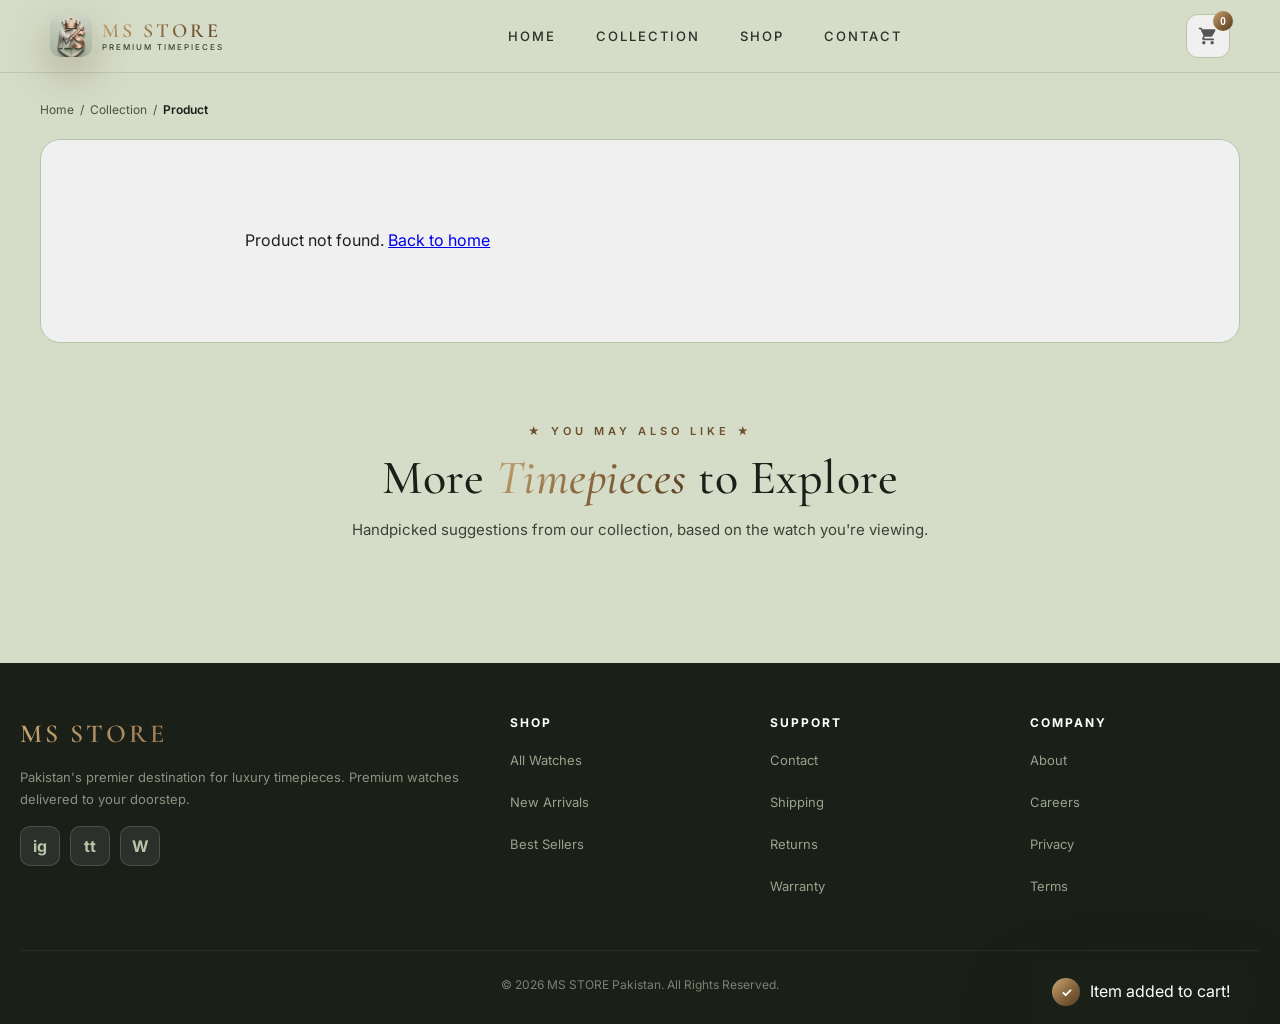
<file: product.html>
<!DOCTYPE html>
<html lang="en">
<head>
<meta charset="UTF-8" />
<meta name="viewport" content="width=device-width, initial-scale=1.0, maximum-scale=5.0, viewport-fit=cover" />
<meta name="theme-color" content="#3A4236">
<meta name="description" content="MS STORE - Premium luxury timepieces. View full details of our exclusive handcrafted watches." />
<title>MS STORE — Product Details</title>
<link rel="preconnect" href="https://fonts.googleapis.com">
<link rel="preconnect" href="https://fonts.gstatic.com" crossorigin>
<link href="https://fonts.googleapis.com/css2?family=Cormorant+Garamond:wght@400;500;600;700&family=Inter:wght@300;400;500;600;700;800&display=swap" rel="stylesheet">
<link rel="icon" type="image/png" sizes="32x32" href="images/favicon-32.png">
<link rel="icon" type="image/png" sizes="16x16" href="images/favicon-16.png">
<link rel="apple-touch-icon" href="images/apple-touch-icon.png">
<link rel="shortcut icon" href="images/favicon-msstore.jpg">
<link rel="stylesheet" href="css/style.css">
<link rel="stylesheet" href="css/product.css">
</head>
<body>

<!-- NAVIGATION -->
<nav id="navbar">
  <div class="nav-inner">
  <a href="index.html" class="logo-nav">
    <div class="logo-emblem"><img src="images/logo-msstore.jpg" alt="MS STORE"></div>
    <div class="logo-text-group">
      <span class="logo-text">MS STORE</span>
      <span class="logo-subtext">Premium Timepieces</span>
    </div>
  </a>
  <ul class="nav-links" id="navLinks">
    <li><a href="index.html#home" onclick="closeMenu()">Home</a></li>
    <li><a href="index.html#categories" onclick="closeMenu()">Collection</a></li>
    <li><a href="index.html#products" onclick="closeMenu()">Shop</a></li>
    <li><a href="contact.html" onclick="closeMenu()">Contact</a></li>
  </ul>
  <div class="nav-actions">
    <button class="cart-btn" onclick="toggleCart()" aria-label="Cart">
      <svg viewBox="0 0 24 24"><path d="M7 18c-1.1 0-1.99.9-1.99 2S5.9 22 7 22s2-.9 2-2-.9-2-2-2zM1 2v2h2l3.6 7.59-1.35 2.45c-.16.28-.25.61-.25.96 0 1.1.9 2 2 2h12v-2H7.42c-.14 0-.25-.11-.25-.25l.03-.12.9-1.63h7.45c.75 0 1.41-.41 1.75-1.03l3.58-6.49c.08-.14.12-.31.12-.48 0-.55-.45-1-1-1H5.21l-.94-2H1zm16 16c-1.1 0-1.99.9-1.99 2s.89 2 1.99 2 2-.9 2-2-.9-2-2-2z"/></svg>
      <span class="cart-badge" id="cartCount">0</span>
    </button>
    <div class="hamburger" id="hamburger" onclick="toggleMenu()" aria-label="Menu">
      <span></span><span></span><span></span>
    </div>
  </div>
  </div>
</nav>
<div class="nav-overlay" id="navOverlay" onclick="closeMenu()"></div>

<div class="product-page-wrap">
  <div class="breadcrumb" id="breadcrumb">
    <a href="index.html">Home</a> <span>/</span> <a href="index.html#products">Collection</a> <span>/</span> <span id="breadcrumbCurrent">Product</span>
  </div>

  <section class="product-detail-section">
    <div class="product-detail-grid" id="productDetail">
      <!-- populated by js/product.js -->
    </div>
  </section>

  <section class="suggestions-section">
    <div class="section-header">
      <div class="section-eyebrow">★ You May Also Like ★</div>
      <h2 class="section-title">More <span class="italic">Timepieces</span> to Explore</h2>
      <p class="section-desc">Handpicked suggestions from our collection, based on the watch you're viewing.</p>
    </div>
    <div class="product-grid" id="suggestionsGrid"></div>
  </section>
</div>

<!-- FOOTER -->
<footer>
  <div class="footer-content">
    <div class="footer-brand">
      <h3>MS STORE</h3>
      <p>Pakistan's premier destination for luxury timepieces. Premium watches delivered to your doorstep.</p>
      <div class="social-row">
        <a href="#" class="social-icon js-facebook-link" target="_blank" rel="noopener" style="display:none">f</a>
        <a href="#" class="social-icon js-instagram-link" target="_blank" rel="noopener" style="display:none">ig</a>
        <a href="#" class="social-icon js-tiktok-link" target="_blank" rel="noopener" style="display:none">tt</a>
        <a href="#" class="social-icon js-youtube-link" target="_blank" rel="noopener" style="display:none">yt</a>
        <a href="https://wa.me/923001234567" target="_blank" class="social-icon js-whatsapp-link">W</a>
      </div>
    </div>
    <div class="footer-col">
      <h4>Shop</h4>
      <ul>
        <li><a href="index.html#products">All Watches</a></li>
        <li><a href="index.html#categories">New Arrivals</a></li>
        <li><a href="index.html#products">Best Sellers</a></li>
      </ul>
    </div>
    <div class="footer-col">
      <h4>Support</h4>
      <ul>
        <li><a href="contact.html">Contact</a></li>
        <li><a href="contact.html">Shipping</a></li>
        <li><a href="contact.html">Returns</a></li>
        <li><a href="contact.html">Warranty</a></li>
      </ul>
    </div>
    <div class="footer-col">
      <h4>Company</h4>
      <ul>
        <li><a href="contact.html">About</a></li>
        <li><a href="contact.html">Careers</a></li>
        <li><a href="contact.html">Privacy</a></li>
        <li><a href="contact.html">Terms</a></li>
      </ul>
    </div>
  </div>
  <div class="footer-bottom">© 2026 MS STORE Pakistan. All Rights Reserved.</div>
</footer>

<!-- CART -->
<div class="cart-overlay" id="cartOverlay" onclick="toggleCart()"></div>
<div class="cart-sidebar" id="cartSidebar">
  <div class="cart-handle"></div>
  <div class="cart-header">
    <div class="cart-title">🛒 Your Cart</div>
    <button class="cart-close" onclick="toggleCart()">✕</button>
  </div>
  <div class="cart-items" id="cartItems"></div>
  <div class="cart-footer">
    <div class="cart-total">
      <span class="cart-total-label">Total</span>
      <span class="cart-total-amount" id="cartTotal">Rs. 0</span>
    </div>
    <div class="cart-actions">
      <button class="btn btn-primary" onclick="openCheckout()">Buy Now - Checkout</button>
      <a href="https://wa.me/923001234567" target="_blank" rel="noopener" class="btn btn-whatsapp js-whatsapp-link">
        <svg width="16" height="16" viewBox="0 0 24 24" fill="currentColor"><path d="M17.472 14.382c-.297-.149-1.758-.867-2.03-.967-.273-.099-.471-.148-.67.15-.197.297-.767.966-.94 1.164-.173.199-.347.223-.644.075-.297-.15-1.255-.463-2.39-1.475-.883-.788-1.48-1.761-1.653-2.059-.173-.297-.018-.458.13-.606.134-.133.298-.347.446-.52.149-.174.198-.298.298-.497.099-.198.05-.371-.025-.52-.075-.149-.669-1.612-.916-2.207-.242-.579-.487-.5-.669-.51-.173-.008-.371-.01-.57-.01-.198 0-.52.074-.792.372-.272.297-1.04 1.016-1.04 2.479 0 1.462 1.065 2.875 1.213 3.074.149.198 2.096 3.20 5.077 4.487.709.306 1.262.489 1.694.625.712.227 1.36.195 1.871.118.571-.085 1.758-.719 2.006-1.413.248-.694.248-1.289.173-1.413-.074-.124-.272-.198-.57-.347m-5.421 7.403h-.004a9.87 9.87 0 01-5.031-1.378l-.361-.214-3.741.982.998-3.648-.235-.374a9.86 9.86 0 01-1.51-5.26c.001-5.45 4.436-9.884 9.888-9.884 2.64 0 5.122 1.03 6.988 2.898a9.825 9.825 0 012.893 6.994c-.003 5.45-4.437 9.884-9.885 9.884m8.413-18.297A11.815 11.815 0 0012.05 0C5.495 0 .16 5.335.157 11.892c0 2.096.547 4.142 1.588 5.945L.057 24l6.305-1.654a11.882 11.882 0 005.683 1.448h.005c6.554 0 11.89-5.335 11.893-11.893a11.821 11.821 0 00-3.48-8.413z"/></svg>
        WhatsApp Checkout
      </a>
    </div>
  </div>
</div>

<!-- CHECKOUT -->
<div class="checkout-overlay" id="checkoutModal">
  <div class="checkout-form">
    <button class="modal-close" onclick="closeCheckout()">✕</button>
    <div class="form-header">
      <h2 class="form-title">Complete Your Order</h2>
      <p class="form-subtitle">Fill in your details and we'll deliver to your doorstep</p>
    </div>
    <div class="order-summary" id="orderSummary"></div>
    <form id="checkoutForm" onsubmit="submitOrder(event)">
      <div class="form-row">
        <div class="form-group">
          <label class="form-label">Full Name *</label>
          <input type="text" name="name" class="form-input" required placeholder="Muhammad Ahmed">
        </div>
        <div class="form-group">
          <label class="form-label">WhatsApp *</label>
          <input type="tel" name="whatsapp" class="form-input" required placeholder="03XX-XXXXXXX">
        </div>
      </div>
      <div class="form-row">
        <div class="form-group">
          <label class="form-label">City *</label>
          <input type="text" name="city" class="form-input" required placeholder="Lahore">
        </div>
        <div class="form-group">
          <label class="form-label">Postal *</label>
          <input type="text" name="postal" class="form-input" required placeholder="54000">
        </div>
      </div>
      <div class="form-group">
        <label class="form-label">Address *</label>
        <textarea name="address" class="form-textarea" required placeholder="House #, Street, Area..."></textarea>
      </div>
      <div class="form-group">
        <label class="form-label">Notes (Optional)</label>
        <textarea name="notes" class="form-textarea" placeholder="Special instructions..."></textarea>
      </div>
      <button type="submit" class="btn btn-primary" style="width:100%;margin-top:8px">
        Place Order — Cash on Delivery
      </button>
    </form>
  </div>
</div>

<!-- TOAST -->
<div class="toast" id="toast">
  <div class="toast-icon">✓</div>
  <span id="toastMessage">Item added to cart!</span>
</div>

<script src="js/products.js"></script>
<script src="js/config.js"></script>
<script src="js/settings.js"></script>
<script src="js/main.js"></script>
<script src="js/product.js"></script>
</body>
</html>
</file>
<file: css/style.css>
/* ============================================
   MS STORE - Main Stylesheet
   Sage Green + Bronze + Silver
   ============================================ */
:root {
  --sage-50:  #E8EDE4;
  --sage-100: #D5DCC8;
  --sage-200: #B8C4A8;
  --sage-300: #95A38B;
  --sage-400: #7A8872;
  --sage-500: #5F6B58;
  --sage-600: #4A5444;
  --sage-700: #3A4236;
  --sage-800: #2A3027;
  --sage-900: #1A1F18;
  
  --bronze-50:  #F5EFE2;
  --bronze-100: #E5D5B0;
  --bronze-200: #C9A876;
  --bronze-300: #A8845A;
  --bronze-400: #8B6840;
  --bronze-500: #6B4F2D;
  --bronze-600: #553E22;
  --bronze-700: #3F2E18;
  
  --silver-50:  #FAFAFA;
  --silver-100: #F0F0F0;
  --silver-200: #E0E0E0;
  --silver-300: #C8C8C8;
  --silver-400: #B0B0B0;
  --silver-500: #909090;
  --silver-600: #707070;
  --silver-700: #555555;
  --silver-800: #3A3A3A;
  --silver-900: #1F1F1F;
  
  --whatsapp: #25D366;
  --whatsapp-dark: #128C7E;
  
  --gradient-bronze: linear-gradient(135deg, #C9A876 0%, #8B6840 50%, #553E22 100%);
  --gradient-silver: linear-gradient(135deg, #F0F0F0 0%, #C8C8C8 50%, #707070 100%);
  --gradient-sage: linear-gradient(135deg, #95A38B 0%, #5F6B58 50%, #3A4236 100%);
  
  --shadow-sm: 0 2px 8px rgba(26, 31, 24, 0.10);
  --shadow-md: 0 8px 24px rgba(26, 31, 24, 0.18);
  --shadow-lg: 0 20px 50px rgba(26, 31, 24, 0.25);
  --shadow-xl: 0 30px 80px rgba(26, 31, 24, 0.30);
  --shadow-bronze: 0 15px 40px rgba(107, 79, 45, 0.35);
  
  --touch-target: 44px;
}

* { 
  margin: 0; 
  padding: 0; 
  box-sizing: border-box; 
  -webkit-tap-highlight-color: transparent;
}

html { 
  scroll-behavior: smooth; 
  -webkit-text-size-adjust: 100%;
}

body {
  font-family: 'Inter', -apple-system, sans-serif;
  background: var(--sage-100);
  color: var(--silver-900);
  overflow-x: hidden;
  line-height: 1.6;
  -webkit-font-smoothing: antialiased;
}

img, svg { max-width: 100%; height: auto; display: block; }

::selection { background: var(--bronze-500); color: white; }
::-webkit-scrollbar { width: 6px; height: 6px; }
::-webkit-scrollbar-track { background: var(--sage-200); }
::-webkit-scrollbar-thumb { background: var(--gradient-bronze); border-radius: 3px; }

.serif { font-family: 'Cormorant Garamond', Georgia, serif; }

/* ============================================
   NAVIGATION (Fixed for laptop)
   ============================================ */
nav {
  position: fixed;
  top: 0; left: 0; right: 0;
  padding: 12px 40px;
  background: rgba(213, 220, 200, 0.95);
  backdrop-filter: blur(20px);
  -webkit-backdrop-filter: blur(20px);
  z-index: 1000;
  border-bottom: 1px solid rgba(95, 107, 88, 0.2);
  transition: all 0.3s ease;
  min-height: 60px;
  display: flex;
  align-items: center;
}
nav.scrolled {
  padding: 8px 40px;
  box-shadow: var(--shadow-sm);
}
.nav-inner {
  width: 100%;
  max-width: 1600px;
  margin: 0 auto;
  display: flex;
  justify-content: space-between;
  align-items: center;
}

.logo-nav {
  display: flex;
  align-items: center;
  gap: 10px;
  text-decoration: none;
  flex-shrink: 0;
  z-index: 1001;
}
.logo-emblem {
  width: 44px;
  height: 44px;
  border-radius: 10px;
  display: flex;
  align-items: center;
  justify-content: center;
  box-shadow: var(--shadow-bronze);
  position: relative;
  overflow: hidden;
}
.logo-emblem img {
  width: 100%;
  height: 100%;
  object-fit: cover;
  display: block;
}
.logo-text-group { display: flex; flex-direction: column; line-height: 1; }
.logo-text {
  font-family: 'Cormorant Garamond', serif;
  font-size: 18px;
  font-weight: 600;
  background: var(--gradient-bronze);
  -webkit-background-clip: text;
  background-clip: text;
  -webkit-text-fill-color: transparent;
  letter-spacing: 3px;
}
.logo-subtext {
  font-size: 8px;
  color: var(--sage-700);
  letter-spacing: 2px;
  text-transform: uppercase;
  margin-top: 2px;
  font-weight: 500;
}

.nav-links {
  display: flex;
  position: fixed;
  top: 60px;
  right: -100%;
  flex-direction: column;
  background: var(--silver-100);
  width: 280px;
  max-width: 85vw;
  height: calc(100vh - 60px);
  padding: 30px 24px;
  transition: right 0.4s cubic-bezier(0.4, 0, 0.2, 1);
  box-shadow: -10px 0 30px rgba(0,0,0,0.15);
  align-items: flex-start;
  gap: 24px;
  list-style: none;
  z-index: 999;
  margin: 0;
}
.nav-links.active { right: 0; }
.nav-links a {
  text-decoration: none;
  color: var(--sage-800);
  font-size: 14px;
  letter-spacing: 2px;
  text-transform: uppercase;
  font-weight: 500;
  position: relative;
  transition: color 0.3s;
  padding: 6px 0;
  min-height: var(--touch-target);
  display: flex;
  align-items: center;
}
.nav-links a::after {
  content: '';
  position: absolute;
  bottom: 0;
  left: 0;
  width: 0;
  height: 2px;
  background: var(--gradient-bronze);
  transition: width 0.3s;
}
.nav-links a:hover, .nav-links a:active { color: var(--bronze-500); }
.nav-links a:hover::after, .nav-links a:active::after { width: 100%; }

.nav-actions { 
  display: flex; 
  align-items: center; 
  gap: 10px; 
  z-index: 1001;
}

.cart-btn {
  position: relative;
  background: var(--silver-100);
  border: 1px solid var(--sage-200);
  width: var(--touch-target);
  height: var(--touch-target);
  border-radius: 12px;
  cursor: pointer;
  display: flex;
  align-items: center;
  justify-content: center;
  transition: all 0.3s;
}
.cart-btn:hover, .cart-btn:active {
  background: var(--gradient-bronze);
  transform: scale(0.95);
  border-color: transparent;
  box-shadow: var(--shadow-bronze);
}
.cart-btn:hover svg, .cart-btn:active svg { fill: white; }
.cart-btn svg { width: 20px; height: 20px; fill: var(--silver-700); transition: fill 0.3s; }
.cart-badge {
  position: absolute;
  top: -4px; right: -4px;
  background: var(--gradient-bronze);
  color: white;
  min-width: 20px;
  height: 20px;
  border-radius: 10px;
  padding: 0 5px;
  display: flex;
  align-items: center;
  justify-content: center;
  font-size: 10px;
  font-weight: 700;
}

.hamburger {
  display: flex;
  flex-direction: column;
  gap: 5px;
  cursor: pointer;
  background: var(--silver-100);
  border: 1px solid var(--sage-200);
  width: var(--touch-target);
  height: var(--touch-target);
  border-radius: 12px;
  align-items: center;
  justify-content: center;
}
.hamburger span { 
  width: 20px; 
  height: 2px; 
  background: var(--sage-800); 
  transition: all 0.3s;
  border-radius: 2px;
}
.hamburger.active span:nth-child(1) { transform: rotate(45deg) translate(5px, 5px); }
.hamburger.active span:nth-child(2) { opacity: 0; }
.hamburger.active span:nth-child(3) { transform: rotate(-45deg) translate(5px, -5px); }

.nav-overlay {
  position: fixed;
  inset: 60px 0 0 0;
  background: rgba(26, 31, 24, 0.5);
  backdrop-filter: blur(4px);
  z-index: 998;
  opacity: 0;
  pointer-events: none;
  transition: opacity 0.3s;
}
.nav-overlay.active { opacity: 1; pointer-events: all; }

/* ============================================
   HERO SECTION
   ============================================ */
.hero {
  min-height: 100vh;
  min-height: 100dvh;
  background:
    radial-gradient(ellipse at top right, rgba(107, 79, 45, 0.15) 0%, transparent 50%),
    radial-gradient(ellipse at bottom left, rgba(58, 66, 54, 0.30) 0%, transparent 50%),
    linear-gradient(180deg, var(--sage-200) 0%, var(--sage-100) 100%);
  display: flex;
  align-items: center;
  justify-content: center;
  position: relative;
  overflow: hidden;
  padding: 80px 20px 40px;
}

.hero-grid {
  max-width: 1400px;
  width: 100%;
  display: grid;
  grid-template-columns: 1fr;
  gap: 40px;
  align-items: center;
  position: relative;
  z-index: 1;
}
.hero-text { 
  animation: fadeInUp 1s ease; 
  text-align: center;
}

.hero-eyebrow {
  display: inline-flex;
  align-items: center;
  gap: 8px;
  color: var(--bronze-500);
  font-size: 11px;
  letter-spacing: 3px;
  text-transform: uppercase;
  margin-bottom: 20px;
  font-weight: 600;
  padding: 6px 14px;
  background: rgba(107, 79, 45, 0.10);
  border-radius: 30px;
  border: 1px solid rgba(107, 79, 45, 0.25);
}
.hero-eyebrow::before { content: '★'; color: var(--bronze-400); }

.hero-title {
  font-family: 'Cormorant Garamond', serif;
  font-size: clamp(36px, 9vw, 64px);
  line-height: 1.1;
  margin-bottom: 20px;
  color: var(--sage-900);
  font-weight: 500;
  letter-spacing: -0.5px;
}
.hero-title .accent {
  font-style: italic;
  background: var(--gradient-bronze);
  -webkit-background-clip: text;
  background-clip: text;
  -webkit-text-fill-color: transparent;
  font-weight: 600;
}

.hero-desc {
  font-size: 15px;
  color: var(--sage-800);
  margin-bottom: 32px;
  max-width: 520px;
  line-height: 1.7;
  margin-left: auto;
  margin-right: auto;
}
.hero-buttons { 
  display: flex; 
  gap: 12px; 
  flex-wrap: wrap; 
  justify-content: center;
}

.btn {
  padding: 14px 28px;
  border: none;
  border-radius: 12px;
  font-size: 12px;
  letter-spacing: 1.5px;
  text-transform: uppercase;
  cursor: pointer;
  transition: all 0.3s cubic-bezier(0.4, 0, 0.2, 1);
  text-decoration: none;
  display: inline-flex;
  align-items: center;
  justify-content: center;
  gap: 8px;
  font-family: 'Inter', sans-serif;
  font-weight: 600;
  white-space: nowrap;
  min-height: var(--touch-target);
}
.btn-primary {
  background: var(--gradient-bronze);
  color: white;
  box-shadow: var(--shadow-bronze);
}
.btn-primary:hover, .btn-primary:active {
  transform: translateY(-2px);
  box-shadow: 0 15px 40px rgba(107, 79, 45, 0.50);
}
.btn-whatsapp {
  background: var(--whatsapp);
  color: white;
  box-shadow: 0 10px 25px rgba(37, 211, 102, 0.30);
}
.btn-whatsapp:hover, .btn-whatsapp:active {
  background: var(--whatsapp-dark);
  box-shadow: 0 15px 35px rgba(37, 211, 102, 0.40);
}
.btn-bronze {
  background: var(--gradient-sage);
  color: white;
  box-shadow: var(--shadow-md);
}
.btn-bronze:hover, .btn-bronze:active {
  transform: translateY(-2px);
  box-shadow: var(--shadow-lg);
}
.btn-outline {
  background: transparent;
  color: var(--sage-800);
  border: 1.5px solid var(--sage-300);
}
.btn-outline:hover, .btn-outline:active {
  border-color: var(--bronze-400);
  color: var(--bronze-500);
}

/* ============================================
   PENDULUM WATCH - TWO STACK ON MOBILE
   ============================================ */
.pendulum-stage {
  position: relative;
  width: 100%;
  height: 380px;
  display: flex;
  align-items: center;
  justify-content: center;
  animation: fadeIn 1.2s ease 0.3s backwards;
}

.pendulum-bg-ring {
  position: absolute;
  width: 320px;
  height: 320px;
  border: 1px dashed rgba(107, 79, 45, 0.35);
  border-radius: 50%;
  animation: rotate 80s linear infinite;
}
.pendulum-bg-ring::before, .pendulum-bg-ring::after {
  content: '';
  position: absolute;
  top: 50%;
  width: 8px;
  height: 8px;
  border-radius: 50%;
  transform: translateY(-50%);
}
.pendulum-bg-ring::before {
  left: -4px;
  background: var(--bronze-500);
  box-shadow: 0 0 15px var(--bronze-500);
}
.pendulum-bg-ring::after {
  right: -4px;
  background: var(--silver-500);
  box-shadow: 0 0 15px var(--silver-500);
}

/* TWO WATCHES STACK ON MOBILE */
.pendulum-frames {
  position: relative;
  width: 280px;
  height: 400px;
}
.pendulum-frame {
  position: absolute;
  width: 240px;
  height: 360px;
  transform-origin: 50% 0;
  animation: pendulumSwing 4s ease-in-out infinite;
}
.pendulum-frame-2 {
  animation: pendulumSwingShadow 4s ease-in-out infinite;
  animation-delay: -2s;
  opacity: 0.5;
  z-index: 0;
  left: 20px;
  top: 20px;
}
.pendulum-frame-1 {
  z-index: 1;
}

.pendulum-top {
  position: absolute;
  top: 0;
  left: 50%;
  transform: translateX(-50%);
  width: 80px;
  height: 14px;
  background: var(--gradient-silver);
  border-radius: 6px 6px 3px 3px;
  box-shadow: var(--shadow-md);
}
.pendulum-string {
  position: absolute;
  top: 14px;
  left: 50%;
  transform: translateX(-50%);
  width: 2px;
  height: 60px;
  background: linear-gradient(180deg, var(--silver-400) 0%, var(--silver-600) 100%);
}

.watch-clock {
  position: absolute;
  top: 70px;
  left: 50%;
  transform: translateX(-50%);
  width: 200px;
  height: 200px;
  background: var(--gradient-silver);
  border-radius: 50%;
  box-shadow:
    inset 0 0 30px rgba(0,0,0,0.20),
    0 20px 40px rgba(26, 31, 24, 0.40),
    0 0 0 4px var(--bronze-500),
    0 0 0 7px var(--bronze-700),
    0 0 0 10px var(--silver-400),
    0 0 0 13px var(--sage-500),
    0 0 0 16px var(--silver-300);
  display: flex;
  align-items: center;
  justify-content: center;
}

.watch-dial {
  position: absolute;
  inset: 20px;
  background: radial-gradient(circle at 30% 30%, #2A2A2A 0%, #0A0F0A 100%);
  border-radius: 50%;
  box-shadow: inset 0 0 20px rgba(0,0,0,0.7), inset 0 0 0 1px rgba(107, 79, 45, 0.3);
}

.dial-marker {
  position: absolute;
  left: 50%;
  top: 6px;
  width: 2px;
  height: 10px;
  background: var(--bronze-300);
  transform-origin: 0 80px;
  margin-left: -1px;
  border-radius: 1px;
}
.dial-marker.major {
  width: 3px;
  height: 16px;
  background: var(--bronze-500);
  box-shadow: 0 0 6px rgba(107, 79, 45, 0.7);
}

.dial-numeral {
  position: absolute;
  left: 50%;
  top: 18px;
  transform-origin: 0 72px;
  margin-left: -6px;
  color: var(--bronze-300);
  font-family: 'Cormorant Garamond', serif;
  font-size: 14px;
  font-weight: 600;
  width: 12px;
  text-align: center;
}

.watch-hands { position: absolute; inset: 0; z-index: 10; }

.hand-hour {
  position: absolute;
  left: 50%;
  top: 50%;
  width: 4px;
  height: 45px;
  background: linear-gradient(180deg, var(--silver-100) 0%, var(--silver-500) 100%);
  transform-origin: bottom center;
  transform: translate(-50%, -100%) rotate(0deg);
  border-radius: 2px;
  z-index: 3;
}
.hand-minute {
  position: absolute;
  left: 50%;
  top: 50%;
  width: 3px;
  height: 65px;
  background: linear-gradient(180deg, var(--bronze-300) 0%, var(--bronze-500) 100%);
  transform-origin: bottom center;
  transform: translate(-50%, -100%) rotate(0deg);
  border-radius: 2px;
  z-index: 4;
}
.hand-second {
  position: absolute;
  left: 50%;
  top: 50%;
  width: 2px;
  height: 75px;
  background: var(--bronze-500);
  transform-origin: bottom center;
  transform: translate(-50%, -100%) rotate(0deg);
  border-radius: 1px;
  z-index: 5;
}
.hand-second::before {
  content: '';
  position: absolute;
  bottom: -8px;
  left: 50%;
  transform: translateX(-50%);
  width: 5px;
  height: 15px;
  background: var(--bronze-500);
  border-radius: 1px;
}

.watch-center-pin {
  position: absolute;
  left: 50%;
  top: 50%;
  transform: translate(-50%, -50%);
  width: 10px;
  height: 10px;
  background: var(--gradient-bronze);
  border-radius: 50%;
  z-index: 11;
  box-shadow: 0 0 0 2px var(--silver-700), 0 0 8px var(--bronze-500);
}

.watch-brand {
  position: absolute;
  left: 50%;
  top: 50%;
  transform: translate(-50%, -50%);
  text-align: center;
  z-index: 2;
  pointer-events: none;
}
.watch-brand-name {
  font-family: 'Cormorant Garamond', serif;
  font-size: 14px;
  font-weight: 700;
  background: var(--gradient-bronze);
  -webkit-background-clip: text;
  background-clip: text;
  -webkit-text-fill-color: transparent;
  letter-spacing: 3px;
  margin-top: 38px;
}
.watch-brand-sub {
  font-size: 6px;
  letter-spacing: 2px;
  color: var(--bronze-300);
  text-transform: uppercase;
  margin-top: 2px;
}

.watch-crown {
  position: absolute;
  right: -6px;
  top: 50%;
  transform: translateY(-50%);
  width: 14px;
  height: 20px;
  background: var(--gradient-silver);
  border-radius: 2px;
}
.watch-crown::before {
  content: '';
  position: absolute;
  inset: 3px;
  background: repeating-linear-gradient(90deg, var(--silver-300) 0px, var(--silver-300) 1px, var(--silver-600) 1px, var(--silver-600) 2px);
}

.pendulum-weight {
  position: absolute;
  bottom: 18px;
  left: 50%;
  transform: translateX(-50%);
  width: 70px;
  height: 35px;
  background: var(--gradient-bronze);
  border-radius: 0 0 35px 35px;
  box-shadow: inset 0 -8px 15px rgba(0,0,0,0.3), 0 10px 20px rgba(107, 79, 45, 0.45);
}
.pendulum-weight::before {
  content: '♛';
  position: absolute;
  inset: 0;
  display: flex;
  align-items: center;
  justify-content: center;
  color: var(--bronze-100);
  font-size: 14px;
}

.digital-time {
  position: absolute;
  bottom: -6px;
  left: 50%;
  transform: translateX(-50%);
  background: var(--gradient-bronze);
  color: white;
  padding: 5px 14px;
  border-radius: 14px;
  font-family: 'Inter', monospace;
  font-size: 10px;
  font-weight: 700;
  letter-spacing: 1.5px;
  box-shadow: var(--shadow-bronze);
  z-index: 20;
  white-space: nowrap;
}

@keyframes pendulumSwing {
  0%, 100% { transform: rotate(-10deg); }
  50% { transform: rotate(10deg); }
}
@keyframes pendulumSwingShadow {
  0%, 100% { transform: scale(0.85) rotate(-10deg); }
  50% { transform: scale(0.85) rotate(10deg); }
}
@keyframes rotate { from { transform: rotate(0deg); } to { transform: rotate(360deg); } }
@keyframes fadeInUp {
  from { opacity: 0; transform: translateY(30px); }
  to { opacity: 1; transform: translateY(0); }
}
@keyframes fadeIn { from { opacity: 0; } to { opacity: 1; } }
@keyframes modalIn {
  from { opacity: 0; transform: scale(0.95) translateY(20px); }
  to { opacity: 1; transform: scale(1) translateY(0); }
}

/* ============================================
   SECTIONS
   ============================================ */
.section {
  padding: 60px 20px;
  max-width: 1400px;
  margin: 0 auto;
}
.section-header { text-align: center; margin-bottom: 40px; }
.section-eyebrow {
  color: var(--bronze-500);
  font-size: 11px;
  letter-spacing: 4px;
  text-transform: uppercase;
  margin-bottom: 12px;
  font-weight: 600;
}
.section-title {
  font-family: 'Cormorant Garamond', serif;
  font-size: clamp(28px, 7vw, 48px);
  color: var(--sage-900);
  margin-bottom: 12px;
  font-weight: 500;
  letter-spacing: 0.5px;
  line-height: 1.1;
}
.section-title .italic {
  font-style: italic;
  background: var(--gradient-bronze);
  -webkit-background-clip: text;
  background-clip: text;
  -webkit-text-fill-color: transparent;
}
.section-desc {
  color: var(--sage-700);
  max-width: 600px;
  margin: 0 auto;
  font-size: 15px;
  line-height: 1.7;
}

/* ============================================
   SHOWCASE VIDEO CARD (homepage "Our Collection")
   ============================================ */
.showcase-section.hidden { display: none; }

/* Video on the left, text content on the right (desktop / client view) */
.showcase-wrap {
  display: flex;
  align-items: center;
  gap: 48px;
  max-width: 1200px;
  margin: 0 auto;
}
.showcase-media {
  position: relative;
  flex: 0 0 42%;
  max-width: 420px;
  width: 100%;
  aspect-ratio: 9 / 16;
  border-radius: 24px;
  overflow: hidden;
  background: var(--sage-900);
  box-shadow: var(--shadow-xl);
}
.showcase-video {
  position: absolute;
  inset: 0;
  width: 100%;
  height: 100%;
  object-fit: cover;
}
.showcase-content {
  flex: 1 1 auto;
  display: flex;
  flex-direction: column;
  align-items: flex-start;
  text-align: left;
  padding: 8px 0;
}
.showcase-eyebrow {
  color: var(--bronze-500);
  font-size: 11px;
  letter-spacing: 3px;
  text-transform: uppercase;
  font-weight: 600;
  margin-bottom: 12px;
}
.showcase-title {
  font-family: 'Cormorant Garamond', serif;
  font-size: clamp(28px, 4vw, 40px);
  color: var(--sage-900);
  font-weight: 500;
  line-height: 1.15;
  margin-bottom: 16px;
}
.showcase-desc {
  color: var(--sage-700);
  font-size: 15px;
  line-height: 1.7;
  margin-bottom: 26px;
  max-width: 480px;
}
.showcase-content .btn {
  align-self: flex-start;
}

/* Mobile: stack video on top, text below, full width and centered */
@media (max-width: 768px) {
  .showcase-wrap {
    flex-direction: column;
    gap: 28px;
  }
  .showcase-media {
    flex: 0 0 auto;
    max-width: 340px;
    width: 100%;
  }
  .showcase-content {
    align-items: center;
    text-align: center;
    padding: 0 4px;
  }
  .showcase-desc {
    max-width: 100%;
  }
  .showcase-content .btn {
    align-self: center;
  }
}

.category-bar {
  display: flex;
  justify-content: center;
  gap: 8px;
  margin-bottom: 40px;
  flex-wrap: wrap;
}
.cat-btn {
  padding: 10px 18px;
  background: var(--silver-100);
  border: 1.5px solid var(--sage-300);
  border-radius: 50px;
  cursor: pointer;
  transition: all 0.3s;
  font-family: 'Inter', sans-serif;
  font-size: 11px;
  letter-spacing: 1.5px;
  text-transform: uppercase;
  color: var(--sage-800);
  font-weight: 600;
  display: flex;
  align-items: center;
  gap: 6px;
  min-height: var(--touch-target);
}
.cat-btn:hover, .cat-btn:active {
  border-color: var(--bronze-400);
  color: var(--bronze-500);
}
.cat-btn.active {
  background: var(--gradient-bronze);
  color: white;
  border-color: transparent;
}

/* ============================================
   PRODUCT GRID
   ============================================ */
.product-grid {
  display: grid;
  grid-template-columns: repeat(2, 1fr);
  gap: 14px;
}

.product-card {
  background: var(--silver-100);
  border-radius: 18px;
  overflow: hidden;
  box-shadow: var(--shadow-sm);
  transition: all 0.3s ease;
  position: relative;
  cursor: pointer;
  display: flex;
  flex-direction: column;
  border: 1px solid var(--sage-200);
}
.product-card:hover {
  transform: translateY(-8px);
  box-shadow: var(--shadow-lg);
  border-color: var(--bronze-300);
}
.product-card:active { transform: scale(0.98); }

.product-badge {
  position: absolute;
  top: 12px;
  left: 12px;
  background: var(--gradient-bronze);
  color: white;
  padding: 5px 12px;
  border-radius: 20px;
  font-size: 9px;
  font-weight: 700;
  letter-spacing: 1px;
  z-index: 3;
  text-transform: uppercase;
}

.product-image {
  width: 100%;
  height: 260px;
  background: radial-gradient(circle at 30% 30%, var(--sage-200) 0%, var(--sage-400) 100%);
  display: flex;
  align-items: center;
  justify-content: center;
  position: relative;
  overflow: hidden;
}
.product-image img { 
  width: 100%; 
  height: 100%; 
  object-fit: cover; 
  transition: transform 0.5s;
}
.product-card:hover .product-image img { transform: scale(1.05); }

.product-body { padding: 20px; display: flex; flex-direction: column; flex: 1; }
.product-cat {
  color: var(--bronze-500);
  font-size: 10px;
  letter-spacing: 2px;
  text-transform: uppercase;
  margin-bottom: 6px;
  font-weight: 600;
}
.product-name {
  font-family: 'Cormorant Garamond', serif;
  font-size: 20px;
  color: var(--sage-900);
  margin-bottom: 8px;
  font-weight: 600;
}
.product-rating {
  display: flex;
  align-items: center;
  gap: 5px;
  margin-bottom: 14px;
}
.stars { color: var(--bronze-500); font-size: 12px; letter-spacing: 1px; }
.rating-text { font-size: 11px; color: var(--sage-600); }

.product-price-row {
  display: flex;
  align-items: baseline;
  gap: 8px;
  margin-bottom: 16px;
  flex-wrap: wrap;
}
.price-current {
  font-family: 'Cormorant Garamond', serif;
  font-size: 24px;
  font-weight: 600;
  color: var(--bronze-500);
}
.price-old {
  font-size: 13px;
  color: var(--silver-500);
  text-decoration: line-through;
}
.price-discount {
  background: var(--sage-200);
  color: var(--sage-800);
  padding: 2px 8px;
  border-radius: 16px;
  font-size: 10px;
  font-weight: 700;
  margin-left: auto;
}

.add-cart-btn {
  margin-top: auto;
  width: 100%;
  padding: 12px;
  background: var(--gradient-bronze);
  color: white;
  border: none;
  border-radius: 10px;
  cursor: pointer;
  font-family: 'Inter', sans-serif;
  font-size: 11px;
  letter-spacing: 1.5px;
  text-transform: uppercase;
  font-weight: 700;
  transition: all 0.3s;
  display: flex;
  align-items: center;
  justify-content: center;
  gap: 6px;
  min-height: var(--touch-target);
}
.add-cart-btn:active { transform: scale(0.97); }
.add-cart-btn.added { background: var(--gradient-sage); }

/* ============================================
   CART SIDEBAR
   ============================================ */
.cart-overlay {
  position: fixed;
  inset: 0;
  background: rgba(26, 31, 24, 0.55);
  backdrop-filter: blur(4px);
  z-index: 2999;
  opacity: 0;
  pointer-events: none;
  transition: opacity 0.3s;
}
.cart-overlay.active { opacity: 1; pointer-events: all; }

.cart-sidebar {
  position: fixed;
  top: auto;
  bottom: -100%;
  left: 0;
  right: 0;
  width: 100%;
  height: 90vh;
  max-height: 90vh;
  background: var(--silver-100);
  z-index: 3000;
  box-shadow: 0 -10px 40px rgba(0,0,0,0.2);
  transition: bottom 0.4s cubic-bezier(0.4, 0, 0.2, 1);
  display: flex;
  flex-direction: column;
  border-radius: 24px 24px 0 0;
}
.cart-sidebar.active { bottom: 0; }

.cart-handle {
  width: 40px;
  height: 4px;
  background: var(--sage-300);
  border-radius: 2px;
  margin: 8px auto 0;
}

.cart-header {
  padding: 12px 20px 16px;
  background: var(--gradient-bronze);
  color: white;
  display: flex;
  justify-content: space-between;
  align-items: center;
}
.cart-title {
  font-family: 'Cormorant Garamond', serif;
  font-size: 20px;
  font-weight: 600;
}
.cart-close {
  background: rgba(255,255,255,0.2);
  border: none;
  color: white;
  width: 36px;
  height: 36px;
  border-radius: 50%;
  cursor: pointer;
}

.cart-items { 
  flex: 1; 
  overflow-y: auto; 
  padding: 16px;
}
.cart-empty { text-align: center; padding: 40px 20px; color: var(--sage-600); }

.cart-item {
  display: flex;
  gap: 12px;
  padding: 14px;
  background: var(--sage-100);
  border: 1px solid var(--sage-200);
  border-radius: 12px;
  margin-bottom: 10px;
}
.cart-item-img {
  width: 60px;
  height: 60px;
  min-width: 60px;
  background: var(--sage-200);
  border-radius: 10px;
  background-size: cover;
  background-position: center;
}
.cart-item-info { flex: 1; min-width: 0; }
.cart-item-name {
  font-family: 'Cormorant Garamond', serif;
  font-size: 15px;
  font-weight: 600;
  color: var(--sage-900);
  margin-bottom: 4px;
}
.cart-item-price {
  color: var(--bronze-500);
  font-weight: 600;
  font-size: 14px;
  margin-bottom: 6px;
}
.qty-control {
  display: inline-flex;
  align-items: center;
  background: var(--silver-100);
  border: 1px solid var(--sage-200);
  border-radius: 18px;
  overflow: hidden;
}
.qty-btn {
  background: none;
  border: none;
  width: 32px;
  height: 32px;
  cursor: pointer;
  color: var(--sage-800);
  font-size: 14px;
  font-weight: bold;
}
.qty-val { width: 28px; text-align: center; font-size: 13px; font-weight: 600; }
.cart-remove {
  background: none;
  border: none;
  color: var(--bronze-500);
  cursor: pointer;
  font-size: 18px;
}

.cart-footer {
  padding: 16px 20px 24px;
  background: var(--sage-100);
  border-top: 1px solid var(--sage-300);
  padding-bottom: max(24px, env(safe-area-inset-bottom));
}
.cart-total {
  display: flex;
  justify-content: space-between;
  align-items: center;
  margin-bottom: 14px;
}
.cart-total-label {
  font-size: 13px;
  color: var(--sage-700);
  letter-spacing: 1.5px;
  text-transform: uppercase;
  font-weight: 600;
}
.cart-total-amount {
  font-family: 'Cormorant Garamond', serif;
  font-size: 24px;
  font-weight: 600;
  color: var(--bronze-500);
}
.cart-actions { display: flex; flex-direction: column; gap: 8px; }
.cart-actions .btn { width: 100%; }

/* ============================================
   CHECKOUT FORM
   ============================================ */
.checkout-overlay {
  position: fixed;
  inset: 0;
  background: rgba(26, 31, 24, 0.75);
  backdrop-filter: blur(12px);
  z-index: 4000;
  display: none;
  align-items: flex-end;
  justify-content: center;
}
.checkout-overlay.active { 
  display: flex; 
  animation: fadeIn 0.3s ease;
}

.checkout-form {
  background: var(--silver-100);
  border-radius: 24px 24px 0 0;
  max-width: 600px;
  width: 100%;
  max-height: 92vh;
  overflow-y: auto;
  padding: 50px 20px 30px;
  position: relative;
  animation: modalIn 0.3s ease;
  padding-bottom: max(30px, env(safe-area-inset-bottom));
}
.form-header { text-align: center; margin-bottom: 24px; }
.form-title {
  font-family: 'Cormorant Garamond', serif;
  font-size: 26px;
  color: var(--sage-900);
  margin-bottom: 4px;
  font-weight: 500;
}
.form-subtitle { color: var(--sage-700); font-size: 13px; }
.form-group { margin-bottom: 16px; }
.form-label {
  display: block;
  margin-bottom: 6px;
  color: var(--sage-800);
  font-size: 11px;
  font-weight: 600;
  letter-spacing: 1.5px;
  text-transform: uppercase;
}
.form-input, .form-textarea {
  width: 100%;
  padding: 14px 16px;
  background: var(--sage-100);
  border: 1.5px solid transparent;
  border-radius: 10px;
  font-family: 'Inter', sans-serif;
  font-size: 16px;
  color: var(--silver-900);
  min-height: var(--touch-target);
}
.form-input:focus, .form-textarea:focus {
  outline: none;
  border-color: var(--bronze-400);
  background: white;
}
.form-textarea { resize: vertical; min-height: 80px; }
.form-row { display: grid; grid-template-columns: 1fr 1fr; gap: 12px; }

.modal-close {
  position: absolute;
  top: 16px;
  right: 16px;
  width: 40px;
  height: 40px;
  background: var(--silver-100);
  border: 1px solid var(--sage-300);
  border-radius: 50%;
  cursor: pointer;
  font-size: 18px;
  z-index: 20;
  display: flex;
  align-items: center;
  justify-content: center;
}

.order-summary {
  background: linear-gradient(135deg, var(--sage-100), var(--sage-200));
  padding: 16px;
  border-radius: 12px;
  margin-bottom: 18px;
  border: 1px solid var(--sage-300);
}
.order-title {
  font-size: 11px;
  color: var(--sage-800);
  margin-bottom: 10px;
  font-weight: 700;
  text-transform: uppercase;
}
.order-row {
  display: flex;
  justify-content: space-between;
  padding: 5px 0;
  font-size: 13px;
  color: var(--sage-800);
}
.order-total {
  border-top: 1px solid var(--sage-400);
  margin-top: 8px;
  padding-top: 8px;
  font-weight: 700;
  font-size: 16px;
  color: var(--bronze-500) !important;
}

/* ============================================
   FOOTER
   ============================================ */
footer {
  background: var(--sage-900);
  color: var(--sage-200);
  padding: 50px 20px 30px;
  padding-bottom: max(30px, env(safe-area-inset-bottom));
}
.footer-content {
  max-width: 1400px;
  margin: 0 auto;
  display: grid;
  grid-template-columns: 1fr;
  gap: 36px;
  margin-bottom: 36px;
}
.footer-brand h3 {
  font-family: 'Cormorant Garamond', serif;
  font-size: 26px;
  background: var(--gradient-bronze);
  -webkit-background-clip: text;
  background-clip: text;
  -webkit-text-fill-color: transparent;
  margin-bottom: 12px;
  letter-spacing: 3px;
  font-weight: 600;
}
.footer-brand p {
  font-size: 13px;
  line-height: 1.7;
  opacity: 0.7;
  margin-bottom: 16px;
}
.footer-col h4 {
  color: white;
  margin-bottom: 14px;
  font-size: 12px;
  letter-spacing: 2px;
  text-transform: uppercase;
}
.footer-col ul { list-style: none; }
.footer-col ul li { margin-bottom: 10px; }
.footer-col ul li a {
  color: var(--sage-200);
  text-decoration: none;
  font-size: 13px;
  opacity: 0.8;
  padding: 4px 0;
  min-height: 32px;
  display: inline-block;
}
.footer-col ul li a:active { color: var(--bronze-300); }
.social-row { display: flex; gap: 10px; }
.social-icon {
  width: 40px;
  height: 40px;
  background: rgba(255,255,255,0.08);
  border: 1px solid rgba(255,255,255,0.15);
  border-radius: 10px;
  display: flex;
  align-items: center;
  justify-content: center;
  color: var(--sage-200);
  text-decoration: none;
  font-weight: bold;
}
.social-icon:active {
  background: var(--gradient-bronze);
  color: white;
}
.footer-bottom {
  text-align: center;
  padding-top: 24px;
  border-top: 1px solid rgba(255,255,255,0.1);
  font-size: 12px;
  opacity: 0.6;
}

/* ============================================
   TOAST
   ============================================ */
.toast {
  position: fixed;
  bottom: 20px;
  left: 20px;
  right: 20px;
  background: var(--sage-900);
  color: white;
  padding: 14px 20px;
  border-radius: 12px;
  box-shadow: var(--shadow-xl);
  display: flex;
  align-items: center;
  gap: 10px;
  z-index: 5000;
  transform: translateY(150px);
  transition: transform 0.4s ease;
  max-width: 400px;
  margin: 0 auto;
}
.toast.active { transform: translateY(0); }
.toast-icon {
  width: 28px;
  height: 28px;
  min-width: 28px;
  background: var(--gradient-bronze);
  border-radius: 50%;
  display: flex;
  align-items: center;
  justify-content: center;
  font-size: 13px;
  font-weight: bold;
}

/* ============================================
   RESPONSIVE BREAKPOINTS
   ============================================ */

/* Small phones (480px+) */
/* Compact card styling for the dual (2-column) mobile grid, below the 480px breakpoint */
@media (max-width: 479px) {
  .product-grid { gap: 10px; }
  .product-image { height: 140px; }
  .product-badge { top: 8px; left: 8px; padding: 4px 8px; font-size: 8px; }
  .product-body { padding: 10px; }
  .product-cat { font-size: 8px; letter-spacing: 1px; margin-bottom: 3px; }
  .product-name {
    font-size: 14px;
    margin-bottom: 4px;
    line-height: 1.2;
    display: -webkit-box;
    -webkit-line-clamp: 2;
    -webkit-box-orient: vertical;
    overflow: hidden;
  }
  .product-rating { margin-bottom: 8px; gap: 3px; }
  .stars { font-size: 10px; }
  .rating-text { font-size: 9px; }
  .product-price-row { margin-bottom: 10px; gap: 4px; }
  .price-current { font-size: 16px; }
  .price-old { font-size: 10px; }
  .price-discount { font-size: 8px; padding: 1px 6px; }
  .add-cart-btn { padding: 9px; font-size: 9px; letter-spacing: 0.8px; gap: 4px; }
}

@media (min-width: 480px) {
  .product-grid { grid-template-columns: repeat(2, 1fr); gap: 16px; }
  .footer-content { grid-template-columns: repeat(2, 1fr); }
}

/* Large phones (600px+) */
@media (min-width: 600px) {
  .hero { padding: 100px 30px 50px; }
  .section { padding: 80px 30px; }
  .pendulum-stage { height: 450px; }
  .pendulum-frames { width: 340px; height: 480px; }
  .pendulum-frame { width: 280px; height: 420px; }
  .watch-clock { width: 240px; height: 240px; }
}

/* Tablet (768px - 1023px) */
@media (min-width: 768px) {
  .hero { padding: 100px 40px 50px; }
  .hero-grid { 
    grid-template-columns: 1fr 1fr; 
    gap: 40px;
    text-align: left;
  }
  .hero-text { text-align: left; }
  .hero-desc { margin-left: 0; margin-right: 0; }
  .hero-buttons { justify-content: flex-start; }
  .pendulum-stage { height: 520px; }
  .pendulum-frames { width: 380px; height: 540px; }
  .pendulum-frame { width: 320px; height: 480px; }
  .watch-clock { width: 280px; height: 280px; }
  .section { padding: 80px 40px; }
  .product-grid { grid-template-columns: repeat(2, 1fr); gap: 24px; }
  .product-image { height: 280px; }
  .footer-content { 
    grid-template-columns: 2fr 1fr 1fr 1fr;
    gap: 30px;
  }
  /* Cart sidebar on tablet */
  .cart-sidebar {
    top: 0;
    bottom: auto;
    right: -460px;
    left: auto;
    width: 420px;
    height: 100vh;
    max-height: 100vh;
    border-radius: 0;
  }
  .cart-sidebar.active { 
    right: 0; 
    bottom: auto;
  }
  .cart-handle { display: none; }
  .toast {
    left: auto;
    right: 30px;
    bottom: 30px;
  }
  .checkout-overlay { align-items: center; padding: 20px; }
  .checkout-form {
    border-radius: 24px;
    padding: 40px;
  }
}

/* LAPTOP/DESKTOP - 1024px+ (FIXED NAV) */
@media (min-width: 1024px) {
  nav {
    padding: 14px 50px;
    min-height: 70px;
  }
  nav.scrolled {
    padding: 10px 50px;
  }
  .nav-links {
    position: static !important;
    flex-direction: row !important;
    background: transparent !important;
    width: auto !important;
    max-width: none !important;
    height: auto !important;
    padding: 0 !important;
    box-shadow: none !important;
    gap: 34px !important;
    right: 0 !important;
    transition: none !important;
    align-items: center;
    justify-content: center;
    flex: 1;
  }
  .hamburger { display: none !important; }
  .nav-overlay { display: none !important; }
  .nav-links a {
    font-size: 12px;
    letter-spacing: 2px;
    padding: 6px 0;
    white-space: nowrap;
  }
  .nav-actions { flex-shrink: 0; }
  .logo-emblem { width: 42px; height: 42px; }
  .logo-text { font-size: 20px; letter-spacing: 3px; }
  
  .hero { padding: 110px 50px 50px; }
  .hero-grid { gap: 50px; }
  .hero-title { font-size: clamp(44px, 5vw, 64px); }
  .pendulum-stage { height: 580px; }
  .pendulum-frames { width: 400px; height: 580px; }
  .pendulum-frame { width: 340px; height: 520px; }
  .watch-clock { width: 300px; height: 300px; }
  .watch-dial { inset: 28px; }
  .dial-marker { height: 14px; transform-origin: 0 121px; }
  .dial-marker.major { height: 20px; }
  .dial-numeral { font-size: 18px; top: 26px; transform-origin: 0 102px; }
  .hand-hour { width: 5px; height: 65px; }
  .hand-minute { width: 4px; height: 90px; }
  .hand-second { height: 100px; }
  .watch-brand-name { font-size: 20px; margin-top: 55px; }
  .section { padding: 90px 50px; }
  .product-grid { 
    grid-template-columns: repeat(auto-fill, minmax(280px, 1fr));
    gap: 28px;
  }
  .product-image { height: 300px; }
}

/* Large desktop (1280px+) */
@media (min-width: 1280px) {
  .nav-links { gap: 40px !important; }
  .nav-links a { font-size: 13px; }
  .product-grid { 
    grid-template-columns: repeat(auto-fill, minmax(300px, 1fr));
  }
  .pendulum-frames { width: 440px; height: 620px; }
  .pendulum-frame { width: 360px; height: 540px; }
  .watch-clock { width: 320px; height: 320px; }
}

/* Print */
@media print {
  nav, .cart-sidebar, .features-strip, .hero-buttons, footer { display: none; }
}
</file>
<file: css/product.css>
/* ============================================
   MS STORE - Product Detail Page
   Built on the tokens defined in style.css
   ============================================ */

.product-page-wrap { padding-top: 88px; }

.breadcrumb {
  max-width: 1400px;
  margin: 0 auto;
  padding: 0 20px 20px;
  font-size: 12px;
  color: var(--sage-600);
  display: flex;
  align-items: center;
  gap: 6px;
  flex-wrap: wrap;
}
.breadcrumb a { color: var(--sage-600); text-decoration: none; transition: color 0.3s; }
.breadcrumb a:hover { color: var(--bronze-500); }
.breadcrumb span#breadcrumbCurrent { color: var(--sage-900); font-weight: 600; }

.product-detail-section {
  padding: 0 20px 60px;
  max-width: 1400px;
  margin: 0 auto;
}
.product-detail-grid {
  display: grid;
  grid-template-columns: 1fr;
  gap: 30px;
  background: var(--silver-100);
  border: 1px solid var(--sage-200);
  border-radius: 20px;
  padding: 20px;
}

/* ---- Gallery ---- */
.product-gallery { display: flex; flex-direction: column; gap: 12px; }
.product-main-image {
  width: 100%;
  aspect-ratio: 1 / 1;
  border-radius: 16px;
  overflow: hidden;
  background: radial-gradient(circle at 30% 30%, var(--sage-200) 0%, var(--sage-400) 100%);
  position: relative;
}
.product-main-image img,
.product-main-image video { width: 100%; height: 100%; object-fit: cover; display: block; }
.gallery-nav {
  position: absolute;
  top: 50%;
  transform: translateY(-50%);
  width: 38px;
  height: 38px;
  border-radius: 50%;
  border: none;
  background: rgba(0, 0, 0, 0.45);
  color: #fff;
  font-size: 14px;
  cursor: pointer;
  display: flex;
  align-items: center;
  justify-content: center;
  transition: background 0.2s;
  z-index: 2;
}
.gallery-nav:hover { background: rgba(0, 0, 0, 0.7); }
.gallery-nav-prev { left: 12px; }
.gallery-nav-next { right: 12px; }
.product-thumbs {
  display: flex;
  gap: 10px;
  overflow-x: auto;
  padding-bottom: 2px;
}
.product-thumb {
  width: 64px;
  height: 64px;
  min-width: 64px;
  border-radius: 10px;
  overflow: hidden;
  border: 2px solid transparent;
  cursor: pointer;
  opacity: 0.65;
  transition: all 0.3s;
}
.product-thumb img { width: 100%; height: 100%; object-fit: cover; }
.product-thumb.active, .product-thumb:hover { border-color: var(--bronze-400); opacity: 1; }

/* ---- Info ---- */
.product-info-detail { display: flex; flex-direction: column; padding: 4px 4px 4px 0; }
.product-detail-cat {
  color: var(--bronze-500);
  font-size: 11px;
  letter-spacing: 2px;
  text-transform: uppercase;
  font-weight: 600;
  margin-bottom: 10px;
}
.product-detail-name {
  font-family: 'Cormorant Garamond', serif;
  font-size: clamp(28px, 6vw, 40px);
  color: var(--sage-900);
  font-weight: 600;
  line-height: 1.15;
  margin-bottom: 14px;
}
.product-detail-rating { display: flex; align-items: center; gap: 8px; margin-bottom: 18px; }
.product-detail-price {
  display: flex;
  align-items: baseline;
  gap: 10px;
  flex-wrap: wrap;
  margin-bottom: 20px;
  padding-bottom: 20px;
  border-bottom: 1px solid var(--sage-200);
}
.product-detail-price .price-current { font-size: 30px; }
.product-detail-desc {
  color: var(--sage-700);
  font-size: 14px;
  line-height: 1.8;
  margin-bottom: 22px;
}
.product-features { margin-bottom: 26px; }
.product-features h4 {
  font-family: 'Cormorant Garamond', serif;
  font-size: 17px;
  color: var(--sage-900);
  font-weight: 600;
  margin-bottom: 12px;
}
.feature-item {
  position: relative;
  padding-left: 22px;
  font-size: 13px;
  color: var(--sage-700);
  margin-bottom: 9px;
  line-height: 1.5;
}
.feature-item::before {
  content: '✓';
  position: absolute;
  left: 0;
  top: 0;
  color: var(--bronze-500);
  font-weight: 700;
}
.product-actions {
  display: flex;
  flex-wrap: wrap;
  gap: 10px;
  margin-top: auto;
  padding-top: 8px;
}
.product-actions .btn { flex: 1 1 150px; }

.product-not-found { text-align: center; padding: 90px 20px; grid-column: 1 / -1; }
.product-not-found a { color: var(--bronze-500); font-weight: 600; }

.suggestions-section { padding: 0 20px 70px; max-width: 1400px; margin: 0 auto; }

@media (min-width: 640px) {
  .product-detail-grid { padding: 28px; }
}

@media (min-width: 900px) {
  .product-detail-grid { grid-template-columns: 1.1fr 1fr; gap: 40px; padding: 36px; align-items: start; }
  .product-detail-section { padding: 0 40px 80px; }
  .breadcrumb { padding: 0 40px 20px; }
  .suggestions-section { padding: 0 40px 80px; }
  .product-main-image { position: sticky; top: 100px; }
}

@media (min-width: 1024px) {
  .product-page-wrap { padding-top: 100px; }
  .product-detail-grid { grid-template-columns: 1.15fr 1fr; gap: 60px; padding: 48px; }
}
</file>
